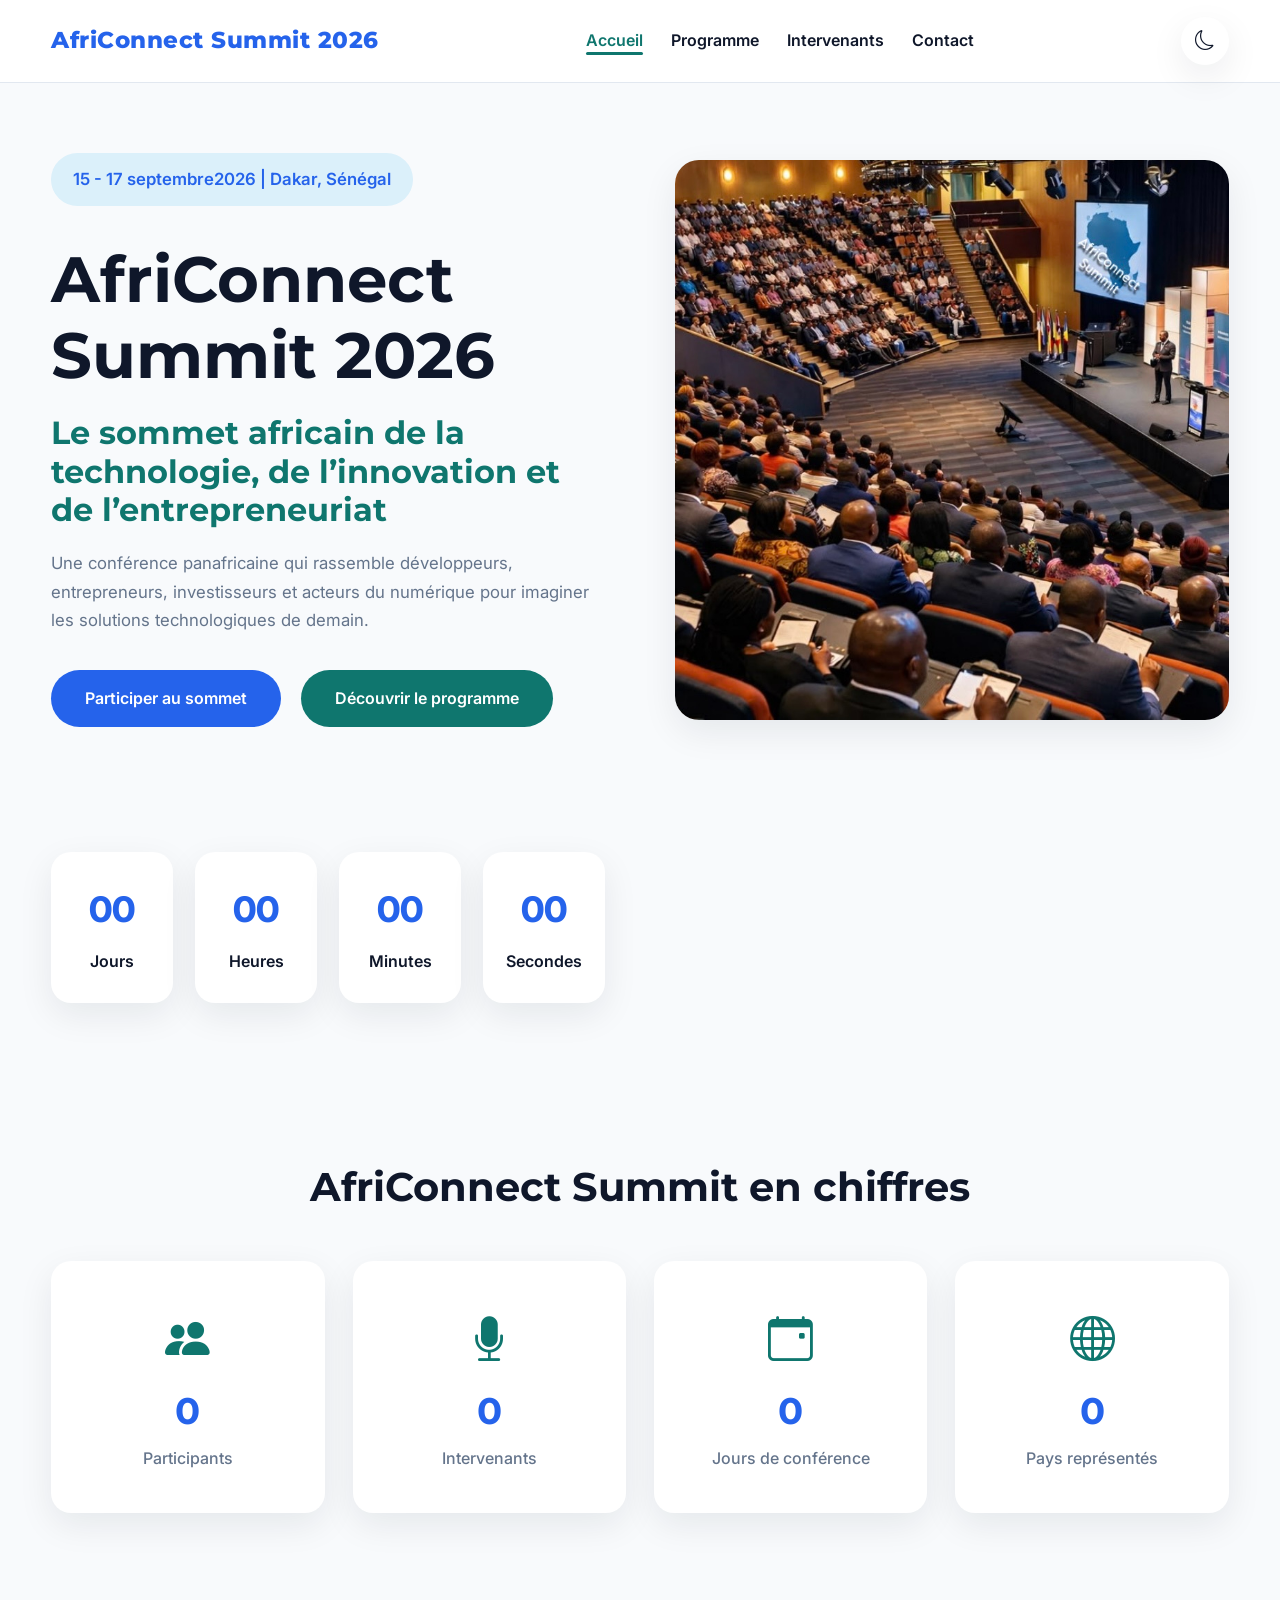
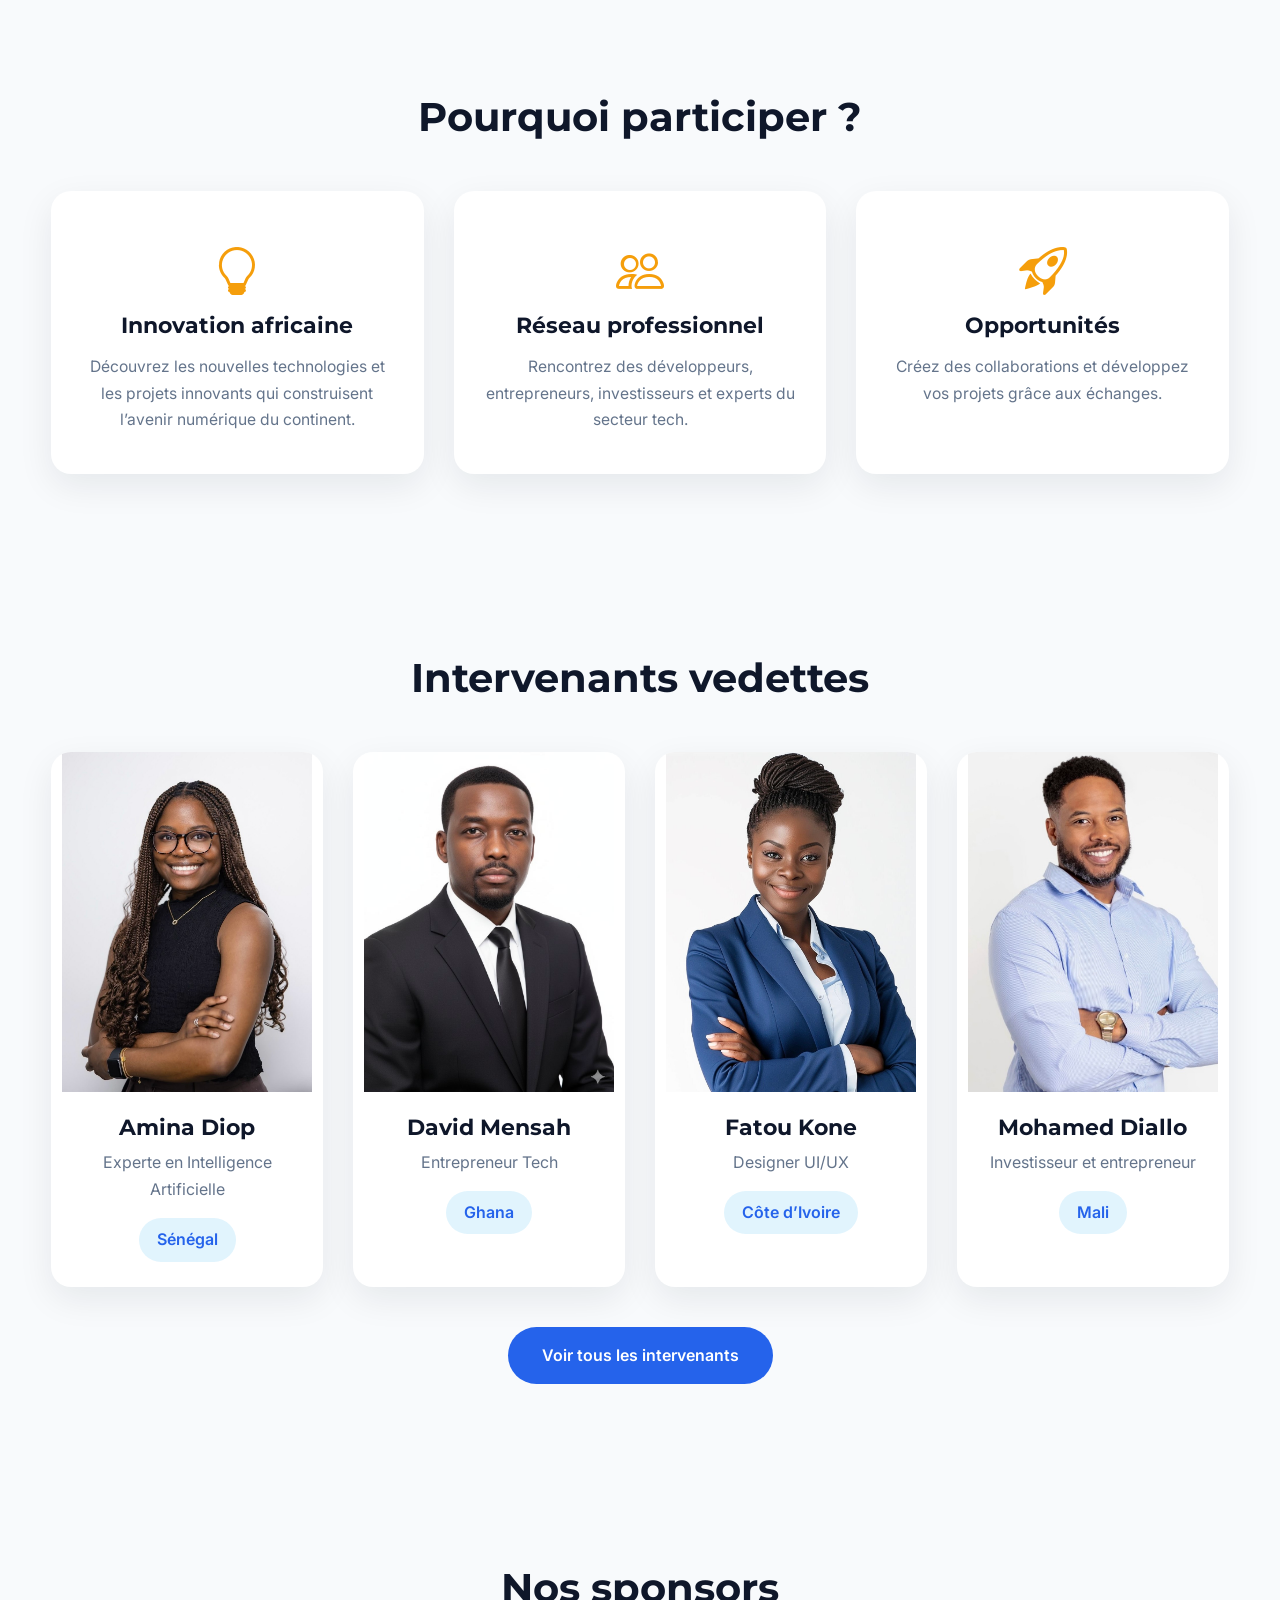
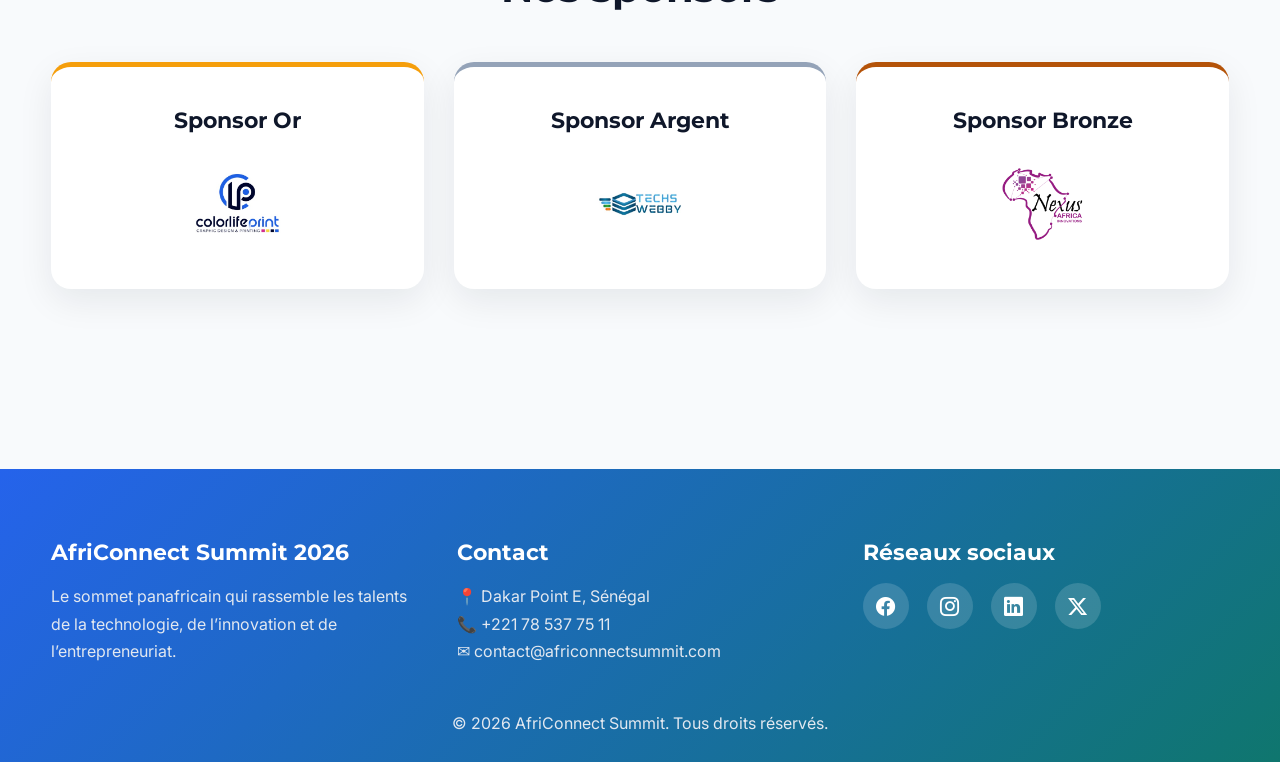
<file: index.html>
<!DOCTYPE html>
<html lang="fr">

<head>

    <meta charset="UTF-8">
    <meta name="viewport" content="width=device-width, initial-scale=1.0">

    <title>AfriConnect Summit 2026 - Accueil</title>

    <!-- Liaison avec la feuille CSS  -->
    <link rel="stylesheet" href="css/style.css">

    <!-- Icônes autorisées par le sujet -->
    <link rel="stylesheet" href="https://cdn.jsdelivr.net/npm/bootstrap-icons@1.11.3/font/bootstrap-icons.min.css">

    <!-- Polices Google Fonts -->
    <link href="https://fonts.googleapis.com/css2?family=Montserrat:wght@600;700;800&family=Inter:wght@400;500;600&display=swap" rel="stylesheet">

</head>


<body>


<!-- En-tête et navigation principale -->

<header class="header">

    <nav class="navbar">

        <a href="index.html" class="logo">
            AfriConnect Summit 2026
        </a>


        <button class="menu-toggle" id="menu-toggle" aria-label="Ouvrir le menu">

            <i class="bi bi-list" aria-hidden="true"></i>

        </button>



        <ul class="nav-links" id="nav-links">

            <li>
                <a href="index.html" class="active">
                    Accueil
                </a>
            </li>


            <li>
                <a href="programme.html">
                    Programme
                </a>
            </li>


            <li>
                <a href="intervenants.html">
                    Intervenants
                </a>
            </li>


            <li>
                <a href="contact.html">
                    Contact
                </a>
            </li>

        </ul>



        <button class="theme-toggle" id="theme-toggle" aria-label="Changer le thème">

            <i class="bi bi-moon" aria-hidden="true"></i>

        </button>


    </nav>

</header>




<main>


<!-- Section Hero -->

<section class="hero section reveal">


    <article class="hero-content">


        <p class="hero-location">

            15 - 17 septembre2026 | Dakar, Sénégal

        </p>



        <h1>

            AfriConnect Summit 2026

        </h1>



        <h2>

            Le sommet africain de la technologie,
            de l’innovation et de l’entrepreneuriat

        </h2>



        <p>

            Une conférence panafricaine qui rassemble
            développeurs, entrepreneurs, investisseurs
            et acteurs du numérique pour imaginer
            les solutions technologiques de demain.

        </p>



        <div class="hero-buttons">


            <a href="contact.html" class="btn-primary">

                Participer au sommet

            </a>



            <a href="programme.html" class="btn-secondary">

                Découvrir le programme

            </a>


        </div>


    </article>




    <figure class="hero-image">


        <img src="images/hero.jpg"
             alt="Participants réunis lors du AfriConnect Summit">


    </figure>




    <!-- Zone prévue pour le compte à rebours JavaScript -->

    <section class="countdown" id="countdown">


        <article>

            <span id="days">
                00
            </span>

            <p>
                Jours
            </p>

        </article>



        <article>

            <span id="hours">
                00
            </span>

            <p>
                Heures
            </p>

        </article>



        <article>

            <span id="minutes">
                00
            </span>

            <p>
                Minutes
            </p>

        </article>



        <article>

            <span id="seconds">
                00
            </span>

            <p>
                Secondes
            </p>

        </article>


    </section>


</section>





<!-- Section chiffres clés -->

<section class="stats section reveal">


    <h2>
        AfriConnect Summit en chiffres
    </h2>



    <div class="stats-grid">


        <article class="stat-card">


            <i class="bi bi-people-fill" aria-hidden="true"></i>


            <h3 class="counter" data-target="1200">

                0

            </h3>


            <p>
                Participants
            </p>


        </article>




        <article class="stat-card">


            <i class="bi bi-mic-fill" aria-hidden="true"></i>


            <h3 class="counter" data-target="48">

                0

            </h3>


            <p>
                Intervenants
            </p>


        </article>




        <article class="stat-card">


            <i class="bi bi-calendar-event" aria-hidden="true"></i>


            <h3 class="counter" data-target="3">

                0

            </h3>


            <p>
                Jours de conférence
            </p>


        </article>




        <article class="stat-card">


            <i class="bi bi-globe" aria-hidden="true"></i>


            <h3 class="counter" data-target="12">

                0

            </h3>


            <p>
                Pays représentés
            </p>


        </article>


    </div>


</section>

<!-- Section Pourquoi participer -->

<section class="why-section section reveal">


    <h2>
        Pourquoi participer ?
    </h2>



    <div class="why-grid">


        <article class="why-card">


            <i class="bi bi-lightbulb" aria-hidden="true"></i>


            <h3>
                Innovation africaine
            </h3>


            <p>
                Découvrez les nouvelles technologies et
                les projets innovants qui construisent
                l’avenir numérique du continent.
            </p>


        </article>




        <article class="why-card">


            <i class="bi bi-people" aria-hidden="true"></i>


            <h3>
                Réseau professionnel
            </h3>


            <p>
                Rencontrez des développeurs, entrepreneurs,
                investisseurs et experts du secteur tech.
            </p>


        </article>




        <article class="why-card">


            <i class="bi bi-rocket-takeoff" aria-hidden="true"></i>


            <h3>
                Opportunités
            </h3>


            <p>
                Créez des collaborations et développez
                vos projets grâce aux échanges.
            </p>


        </article>


    </div>


</section>





<!-- Section intervenants vedettes -->

<section class="speakers-section section reveal">


    <h2>
        Intervenants vedettes
    </h2>



    <div class="speakers-grid">


        <article class="speaker-card">


            <img src="images/speaker1.jpg"
                 alt="Amina Diop experte en intelligence artificielle">


            <h3>
                Amina Diop
            </h3>


            <p>
                Experte en Intelligence Artificielle
            </p>


            <span>
                Sénégal
            </span>


        </article>




        <article class="speaker-card">


            <img src="images/speaker2.jpg"
                 alt="David Mensah entrepreneur technologique">


            <h3>
                David Mensah
            </h3>


            <p>
                Entrepreneur Tech
            </p>


            <span>
                Ghana
            </span>


        </article>




        <article class="speaker-card">


            <img src="images/speaker3.jpg"
                 alt="Fatou Kone spécialiste design numérique">


            <h3>
                Fatou Kone
            </h3>


            <p>
                Designer UI/UX
            </p>


            <span>
                Côte d’Ivoire
            </span>


        </article>




        <article class="speaker-card">


            <img src="images/speaker4.jpg"
                 alt="Mohamed Diallo investisseur africain">


            <h3>
                Mohamed Diallo
            </h3>


            <p>
                Investisseur et entrepreneur
            </p>


            <span>
                Mali
            </span>


        </article>


    </div>

<div class="speakers-button">

    <a href="intervenants.html" class="btn-primary">

        Voir tous les intervenants

    </a>
    
 </div>   


</section>





<!-- Section sponsors -->

<section class="sponsors-section section reveal">


    <h2>
        Nos sponsors
    </h2>



    <div class="sponsors-grid">


        <article class="sponsor-card sponsor-gold">


            <h3>
                Sponsor Or
            </h3>


            <img src="images/sponsor-or.png"
                 alt="Logo du sponsor Or">


        </article>




        <article class="sponsor-card sponsor-silver">


            <h3>
                Sponsor Argent
            </h3>


            <img src="images/sponsor-argent.png"
                 alt="Logo du sponsor Argent">


        </article>




        <article class="sponsor-card sponsor-bronze">


            <h3>
                Sponsor Bronze
            </h3>


            <img src="images/sponsor-bronze.png"
                 alt="Logo du sponsor Bronze">


        </article>


    </div>


</section>



</main>





<!-- Pied de page -->

<footer class="footer">


    <div class="footer-container">


        <section class="footer-column">


            <h3>
                AfriConnect Summit 2026
            </h3>


            <p>
                Le sommet panafricain qui rassemble
                les talents de la technologie,
                de l’innovation et de l’entrepreneuriat.
            </p>


        </section>




        <section class="footer-column">


            <h3>
                Contact
            </h3>


            <p>
                📍 Dakar Point E, Sénégal
            </p>


            <p>
                📞 +221 78 537 75 11
            </p>


            <p>
                ✉ contact@africonnectsummit.com
            </p>


        </section>




        <section class="footer-column">


            <h3>
                Réseaux sociaux
            </h3>



            <div class="social-links">


                <a href="https://www.facebook.com/"
                   target="_blank"
                   rel="noopener noreferrer"
                   aria-label="Facebook">

                    <i class="bi bi-facebook" aria-hidden="true"></i>

                </a>



                <a href="https://www.instagram.com/"
                   target="_blank"
                   rel="noopener noreferrer"
                   aria-label="Instagram">

                    <i class="bi bi-instagram" aria-hidden="true"></i>

                </a>



                <a href="https://www.linkedin.com/"
                   target="_blank"
                   rel="noopener noreferrer"
                   aria-label="LinkedIn">

                    <i class="bi bi-linkedin" aria-hidden="true"></i>

                </a>



                <a href="https://x.com/"
                   target="_blank"
                   rel="noopener noreferrer"
                   aria-label="X">

                    <i class="bi bi-twitter-x" aria-hidden="true"></i>

                </a>


            </div>


        </section>


    </div>



    <p class="copyright">

        © <span id="year"></span> AfriConnect Summit.
        Tous droits réservés.

    </p>


</footer>





<!-- Bouton retour en haut -->

<button id="backToTop" aria-label="Retour en haut">


    <i class="bi bi-arrow-up" aria-hidden="true"></i>


</button>





<!-- Liaison JavaScript (sera utilisé dans le commit JavaScript) -->

<script src="js/main.js"></script>


</body>

</html>
</file>
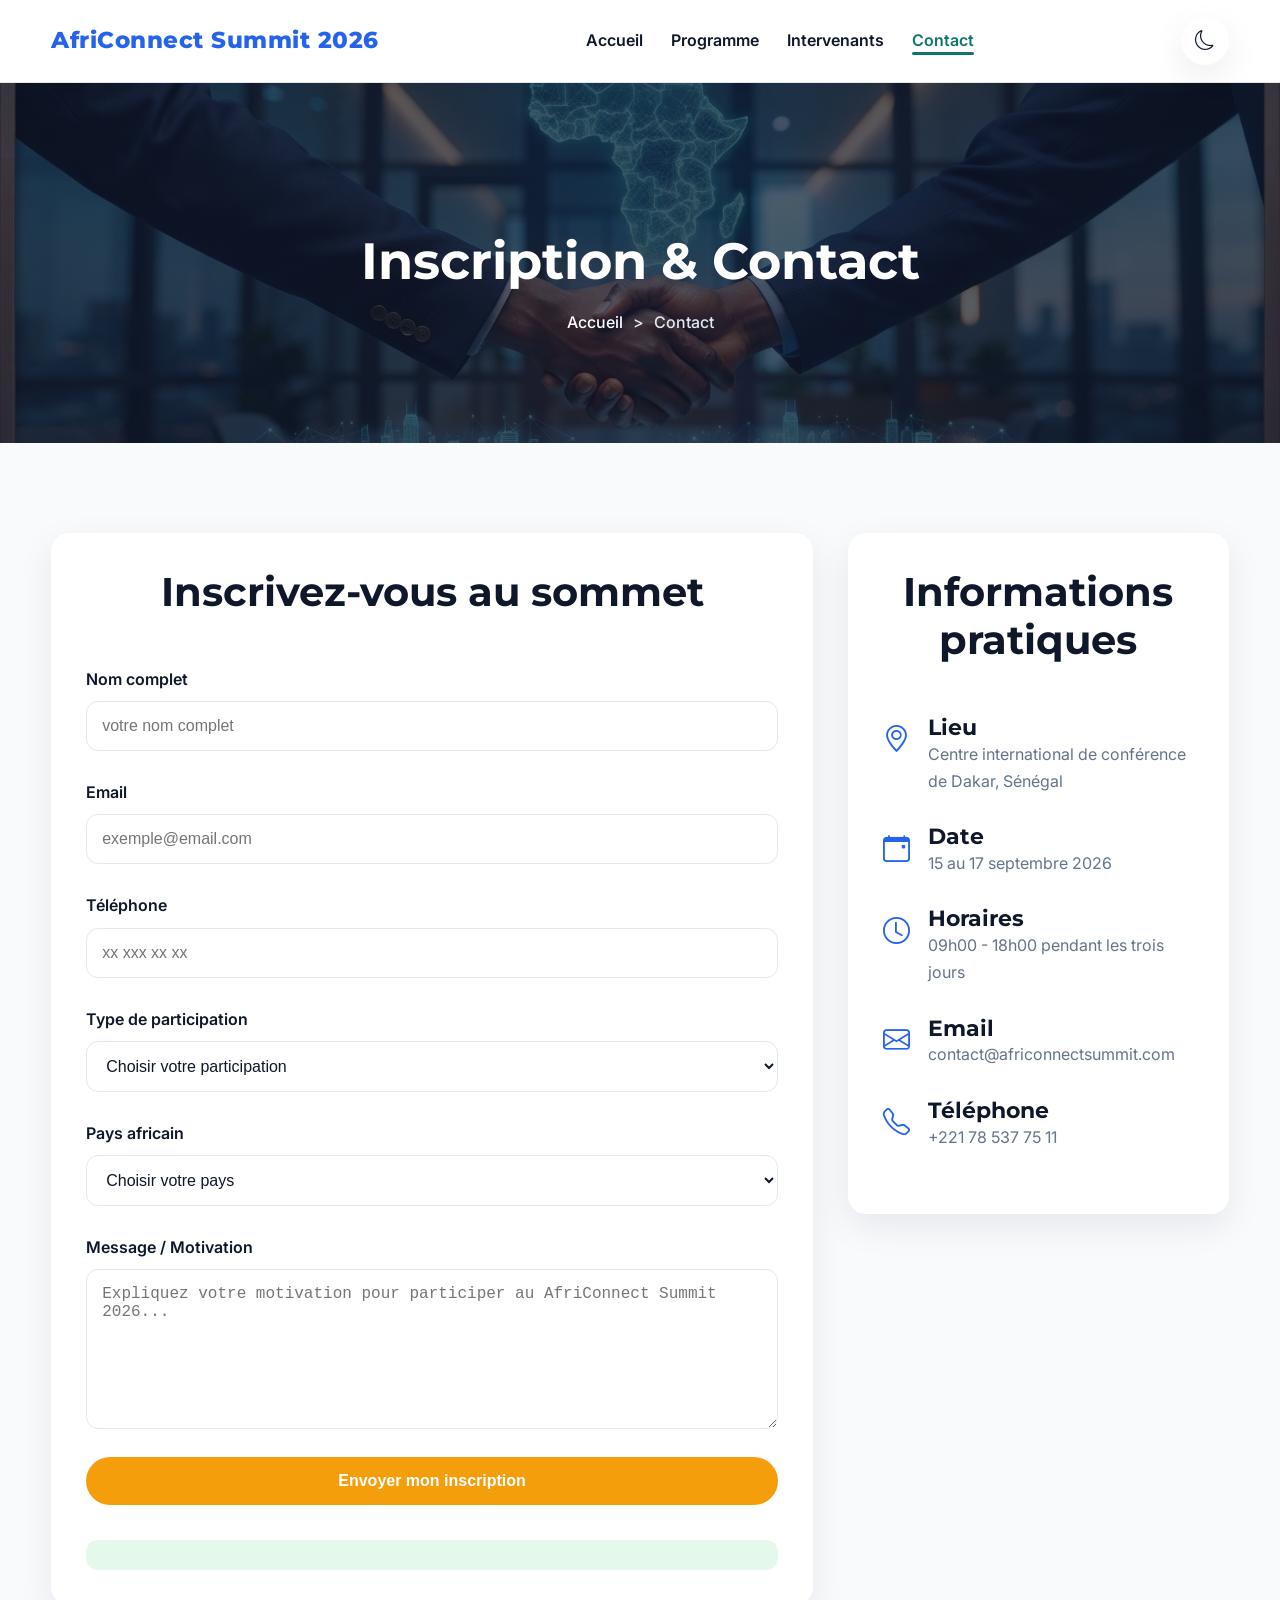
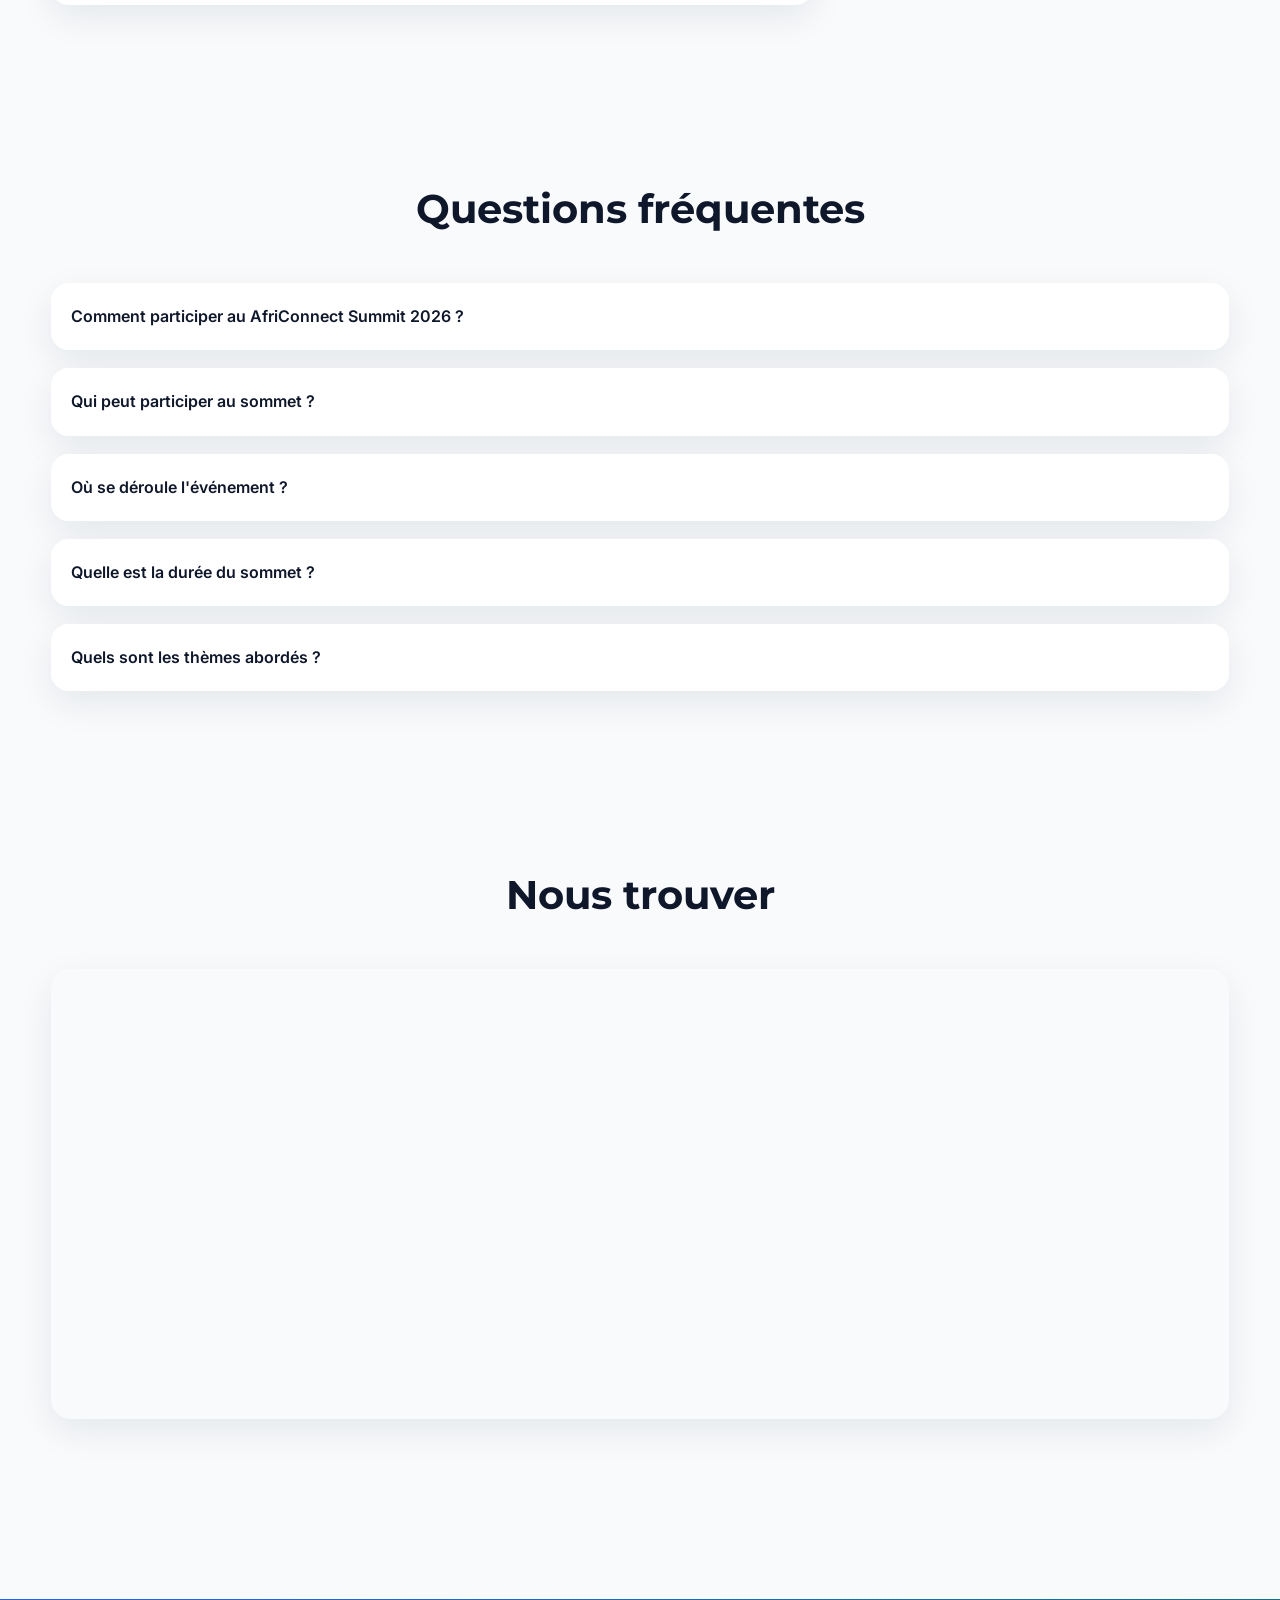
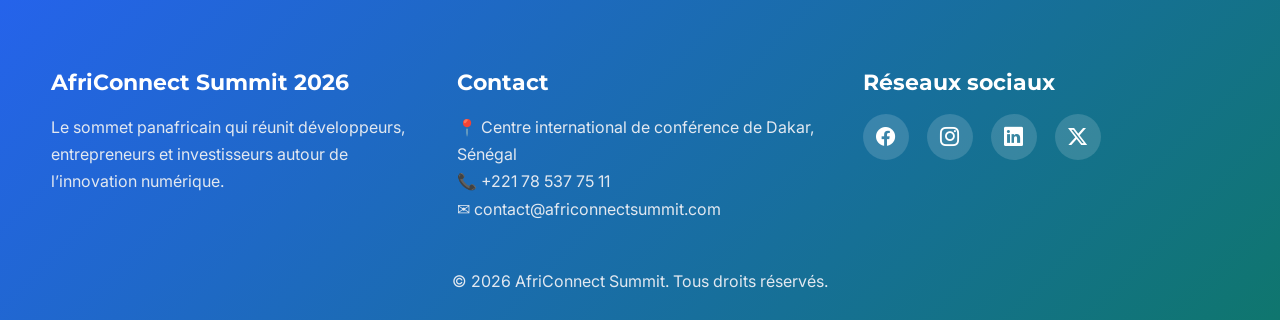
<file: contact.html>
<!DOCTYPE html>
<html lang="fr">
<head>
<meta charset="UTF-8">
<meta name="viewport" content="width=device-width, initial-scale=1.0">

<title>AfriConnect Summit 2026 - Contact</title>

<link rel="stylesheet" href="css/style.css">

<link rel="stylesheet" href="https://cdn.jsdelivr.net/npm/bootstrap-icons@1.11.3/font/bootstrap-icons.min.css">

<link href="https://fonts.googleapis.com/css2?family=Montserrat:wght@600;700;800&family=Inter:wght@400;500;600&display=swap" rel="stylesheet">
</head>

<body>

<!-- Header principal -->
<header class="header">
<nav class="navbar">

<a href="index.html" class="logo">
AfriConnect Summit 2026
</a>

<button id="menu-toggle" class="menu-toggle" aria-label="Ouvrir le menu">
<i class="bi bi-list" aria-hidden="true"></i>
</button>

<ul id="nav-links" class="nav-links">
<li><a href="index.html">Accueil</a></li>
<li><a href="programme.html">Programme</a></li>
<li><a href="intervenants.html">Intervenants</a></li>
<li><a href="contact.html" class="active">Contact</a></li>
</ul>

<button id="theme-toggle" class="theme-toggle" aria-label="Changer le thème">
<i class="bi bi-moon" aria-hidden="true"></i>
</button>

</nav>
</header>


<main>

<!-- Hero interne Contact -->
<section class="inner-hero contact-hero reveal">

<article class="inner-hero-content">

<h1>
Inscription & Contact
</h1>

<nav class="breadcrumb" aria-label="Fil d’Ariane">

<a href="index.html">
Accueil
</a>

<span aria-hidden="true">
>
</span>

<span>
Contact
</span>

</nav>

</article>

</section>


<!-- Section formulaire et informations -->
<section class="contact-section section reveal">

<div class="contact-container">


<!-- Formulaire inscription -->
<article class="contact-form-card">

<h2>
Inscrivez-vous au sommet
</h2>

<form id="contact-form" class="contact-form" novalidate>


<div class="form-group">

<label for="fullname">
Nom complet
</label>

<input 
type="text"
id="fullname"
name="fullname"
placeholder="votre nom complet"
required>

<small class="error-message"></small>

</div>


<div class="form-group">

<label for="email">
Email
</label>

<input 
type="email"
id="email"
name="email"
placeholder="exemple@email.com"
required>

<small class="error-message"></small>

</div>


<div class="form-group">

<label for="phone">
Téléphone
</label>

<input 
type="tel"
id="phone"
name="phone"
placeholder="xx xxx xx xx"
required>

<small class="error-message"></small>

</div>


<div class="form-group">

<label for="participation">
Type de participation
</label>

<select id="participation" name="participation" required>

<option value="">
Choisir votre participation
</option>

<option value="participant">
Participant
</option>

<option value="entrepreneur">
Entrepreneur
</option>

<option value="investisseur">
Investisseur
</option>

<option value="developpeur">
Développeur
</option>

</select>

<small class="error-message"></small>

</div>

<!-- Pays africain -->
<div class="form-group">

<label for="country">
Pays africain
</label>

<select id="country" name="country" required>

<option value="">
Choisir votre pays
</option>

<option value="senegal">
Sénégal
</option>

<option value="maroc">
Maroc
</option>

<option value="cote-ivoire">
Côte d'Ivoire
</option>

<option value="ghana">
Ghana
</option>

<option value="mali">
Mali
</option>

<option value="burkina-faso">
Burkina Faso
</option>

<option value="nigeria">
Nigeria
</option>

<option value="cameroun">
Cameroun
</option>

<option value="tunisie">
Tunisie
</option>

<option value="kenya">
Kenya
</option>

</select>

<small class="error-message"></small>

</div>


<!-- Motivation -->
<div class="form-group">

<label for="message">
Message / Motivation
</label>

<textarea
id="message"
name="message"
rows="6"
placeholder="Expliquez votre motivation pour participer au AfriConnect Summit 2026..."
required></textarea>

<small class="error-message"></small>

</div>


<button type="submit" class="submit-button">
Envoyer mon inscription
</button>


<p id="success-message" class="success-message"></p>


</form>

</article>


<!-- Informations contact -->
<article class="contact-info-card">

<h2>
Informations pratiques
</h2>


<div class="info-item">

<i class="bi bi-geo-alt" aria-hidden="true"></i>

<section>

<h3>
Lieu
</h3>

<p>
Centre international de conférence de Dakar, Sénégal
</p>

</section>

</div>


<div class="info-item">

<i class="bi bi-calendar-event" aria-hidden="true"></i>

<section>

<h3>
Date
</h3>

<p>
15 au 17 septembre 2026
</p>

</section>

</div>


<div class="info-item">

<i class="bi bi-clock" aria-hidden="true"></i>

<section>

<h3>
Horaires
</h3>

<p>
09h00 - 18h00 pendant les trois jours
</p>

</section>

</div>


<div class="info-item">

<i class="bi bi-envelope" aria-hidden="true"></i>

<section>

<h3>
Email
</h3>

<p>
contact@africonnectsummit.com
</p>

</section>

</div>


<div class="info-item">

<i class="bi bi-telephone" aria-hidden="true"></i>

<section>

<h3>
Téléphone
</h3>

<p>
+221 78 537 75 11
</p>

</section>

</div>


</article>

</div>

</section>

<!-- FAQ accordéon CSS uniquement -->
<section class="faq-section section reveal">

<h2>
Questions fréquentes
</h2>


<div class="faq-container">


<article class="faq-item">

<input type="checkbox" id="faq1">

<label for="faq1">
Comment participer au AfriConnect Summit 2026 ?
</label>

<div class="faq-answer">

<p>
Il suffit de remplir le formulaire d'inscription avec vos informations personnelles et votre type de participation.
</p>

</div>

</article>



<article class="faq-item">

<input type="checkbox" id="faq2">

<label for="faq2">
Qui peut participer au sommet ?
</label>

<div class="faq-answer">

<p>
Le sommet est ouvert aux développeurs, entrepreneurs, investisseurs, étudiants et passionnés de technologies.
</p>

</div>

</article>



<article class="faq-item">

<input type="checkbox" id="faq3">

<label for="faq3">
Où se déroule l'événement ?
</label>

<div class="faq-answer">

<p>
L'événement se déroule au Centre international de conférence de Dakar au Sénégal.
</p>

</div>

</article>



<article class="faq-item">

<input type="checkbox" id="faq4">

<label for="faq4">
Quelle est la durée du sommet ?
</label>

<div class="faq-answer">

<p>
Le AfriConnect Summit dure trois jours avec des conférences, ateliers et rencontres professionnelles.
</p>

</div>

</article>



<article class="faq-item">

<input type="checkbox" id="faq5">

<label for="faq5">
Quels sont les thèmes abordés ?
</label>

<div class="faq-answer">

<p>
Les thèmes principaux sont l'intelligence artificielle, le développement web, la data, l'entrepreneuriat et l'innovation numérique.
</p>

</div>

</article>


</div>

</section>



<!-- Carte Google Maps -->
<section class="map-section section reveal">

<h2>
Nous trouver
</h2>


<div class="map-container">

<iframe
src="https://www.google.com/maps?q=Dakar%20Senegal&output=embed"
title="Localisation du AfriConnect Summit à Dakar"
loading="lazy"
allowfullscreen>
</iframe>

</div>


</section>

</main>


<!-- Footer -->

<footer class="footer">

<div class="footer-container">


<section class="footer-column">

<h3>
AfriConnect Summit 2026
</h3>

<p>
Le sommet panafricain qui réunit développeurs, entrepreneurs et investisseurs autour de l’innovation numérique.
</p>

</section>



<section class="footer-column">

<h3>
Contact
</h3>

<p>
📍 Centre international de conférence de Dakar, Sénégal
</p>

<p>
📞 +221 78 537 75 11
</p>

<p>
✉ contact@africonnectsummit.com
</p>

</section>



<section class="footer-column">

<h3>
Réseaux sociaux
</h3>


<div class="social-links">


<a href="https://www.facebook.com/"
target="_blank"
rel="noopener noreferrer"
aria-label="Facebook">

<i class="bi bi-facebook" aria-hidden="true"></i>

</a>


<a href="https://www.instagram.com/"
target="_blank"
rel="noopener noreferrer"
aria-label="Instagram">

<i class="bi bi-instagram" aria-hidden="true"></i>

</a>


<a href="https://www.linkedin.com/"
target="_blank"
rel="noopener noreferrer"
aria-label="LinkedIn">

<i class="bi bi-linkedin" aria-hidden="true"></i>

</a>


<a href="https://x.com/"
target="_blank"
rel="noopener noreferrer"
aria-label="X">

<i class="bi bi-twitter-x" aria-hidden="true"></i>

</a>


</div>

</section>


</div>



<p class="copyright">

© <span id="year"></span> AfriConnect Summit. Tous droits réservés.

</p>


</footer>



<!-- Bouton retour en haut -->

<button id="backToTop" aria-label="Retour en haut">

<i class="bi bi-arrow-up" aria-hidden="true"></i>

</button>



<script src="js/main.js"></script>


</body>

</html>
</file>
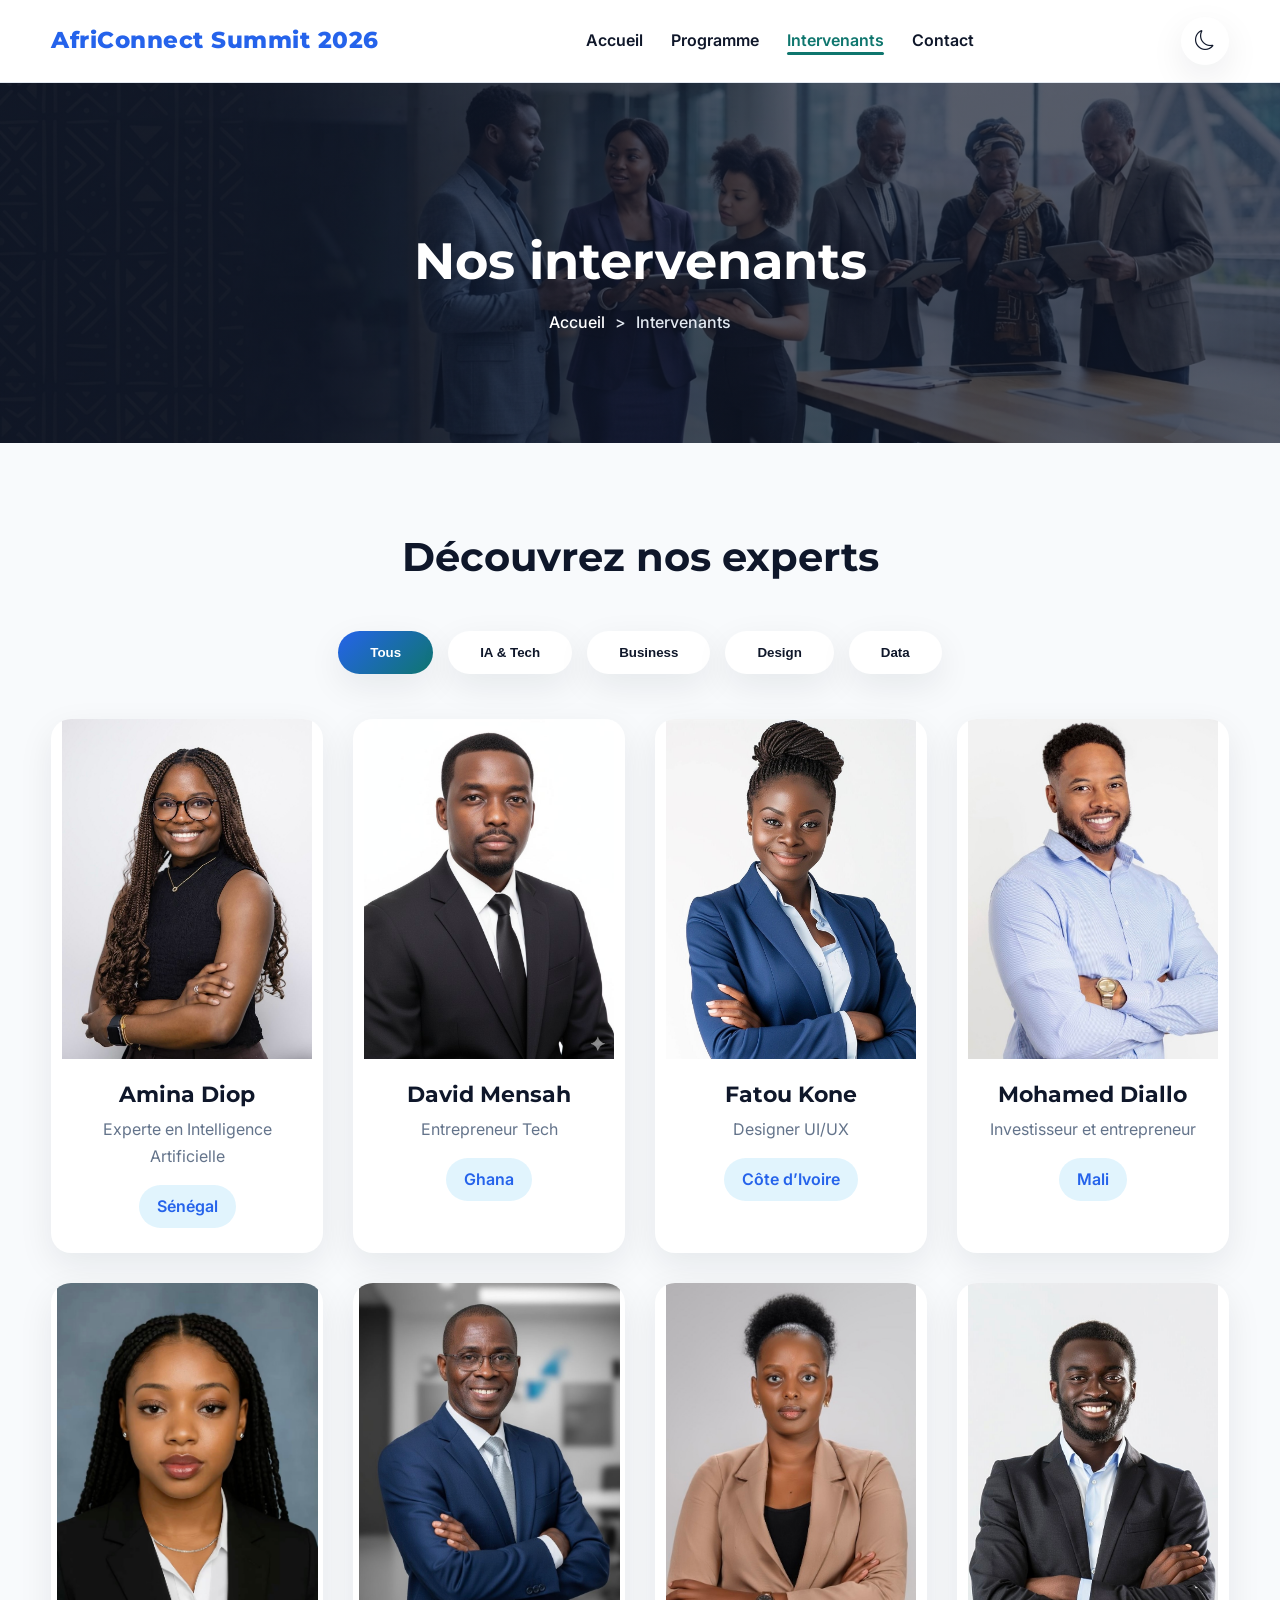
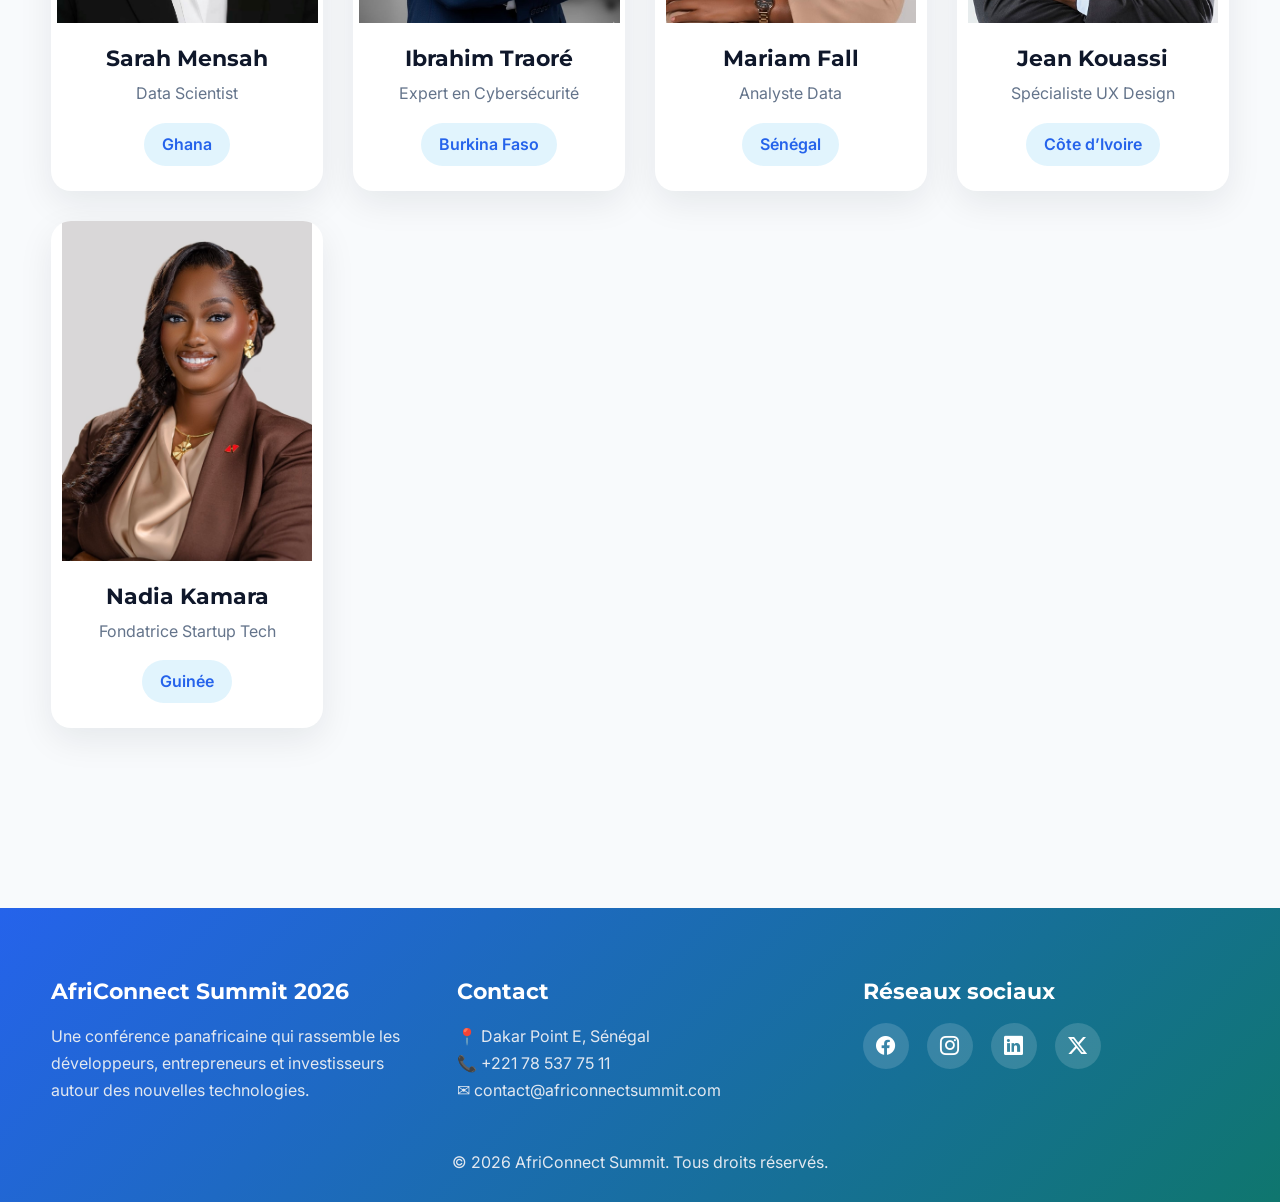
<file: intervenants.html>
<!DOCTYPE html>
<html lang="fr">

<head>

    <meta charset="UTF-8">
    <meta name="viewport" content="width=device-width, initial-scale=1.0">

    <title>AfriConnect Summit 2026 - Intervenants</title>

    <link rel="stylesheet" href="css/style.css">

    <link rel="stylesheet" href="https://cdn.jsdelivr.net/npm/bootstrap-icons@1.11.3/font/bootstrap-icons.min.css">

    <link href="https://fonts.googleapis.com/css2?family=Montserrat:wght@600;700;800&family=Inter:wght@400;500;600&display=swap" rel="stylesheet">

</head>


<body>



<!-- Header principal -->

<header class="header">


    <nav class="navbar">


        <a href="index.html" class="logo">
            AfriConnect Summit 2026
        </a>




        <button id="menu-toggle" class="menu-toggle" aria-label="Ouvrir le menu">

            <i class="bi bi-list" aria-hidden="true"></i>

        </button>




        <ul id="nav-links" class="nav-links">


            <li>

                <a href="index.html">
                    Accueil
                </a>

            </li>



            <li>

                <a href="programme.html">
                    Programme
                </a>

            </li>



            <li>

                <a href="intervenants.html" class="active">
                    Intervenants
                </a>

            </li>



            <li>

                <a href="contact.html">
                    Contact
                </a>

            </li>


        </ul>




        <button id="theme-toggle" class="theme-toggle" aria-label="Changer le thème">

            <i class="bi bi-moon" aria-hidden="true"></i>

        </button>



    </nav>


</header>






<main>





<!-- Hero interne Intervenants -->


<section class="inner-hero intervenants-hero reveal">


    <article class="inner-hero-content">


        <h1>
            Nos intervenants
        </h1>



        <nav class="breadcrumb" aria-label="Fil d’Ariane">


            <a href="index.html">
                Accueil
            </a>



            <span aria-hidden="true">
                >
            </span>



            <span>
                Intervenants
            </span>


        </nav>


    </article>


</section>








<!-- Section filtrage dynamique -->


<section class="speakers-section section reveal">


    <h2>
        Découvrez nos experts
    </h2>




    <!-- Boutons de filtre gérés par JavaScript -->


    <div class="filter-buttons" role="group" aria-label="Filtrer les intervenants">


        <button class="filter-button active" data-filter="all">

            Tous

        </button>




        <button class="filter-button" data-filter="tech">

            IA & Tech

        </button>




        <button class="filter-button" data-filter="business">

            Business

        </button>




        <button class="filter-button" data-filter="design">

            Design

        </button>




        <button class="filter-button" data-filter="data">

            Data

        </button>


    </div>






<!-- Grille des intervenants -->


<div class="speakers-grid">





<article class="speaker-card reveal" data-category="tech">


    <img src="images/intervenant1.jpg"
         alt="Amina Diop experte en intelligence artificielle">


    <h3>
        Amina Diop
    </h3>


    <p>
        Experte en Intelligence Artificielle
    </p>


    <span>
        Sénégal
    </span>


</article>






<article class="speaker-card reveal" data-category="business">


    <img src="images/intervenant2.jpg"
         alt="David Mensah entrepreneur technologique">


    <h3>
        David Mensah
    </h3>


    <p>
        Entrepreneur Tech
    </p>


    <span>
        Ghana
    </span>


</article>






<article class="speaker-card reveal" data-category="design">


    <img src="images/intervenant3.jpg"
         alt="Fatou Kone designer numérique">


    <h3>
        Fatou Kone
    </h3>


    <p>
        Designer UI/UX
    </p>


    <span>
        Côte d’Ivoire
    </span>


</article>






<article class="speaker-card reveal" data-category="business">


    <img src="images/intervenant4.jpg"
         alt="Mohamed Diallo investisseur africain">


    <h3>
        Mohamed Diallo
    </h3>


    <p>
        Investisseur et entrepreneur
    </p>


    <span>
        Mali
    </span>


</article>






<article class="speaker-card reveal" data-category="data">


    <img src="images/intervenant5.jpg"
         alt="Sarah Mensah spécialiste des données">


    <h3>
        Sarah Mensah
    </h3>


    <p>
        Data Scientist
    </p>


    <span>
        Ghana
    </span>


</article>







<article class="speaker-card reveal" data-category="tech">


    <img src="images/intervenant6.jpg"
         alt="Ibrahim Traoré expert en cybersécurité">


    <h3>
        Ibrahim Traoré
    </h3>


    <p>
        Expert en Cybersécurité
    </p>


    <span>
        Burkina Faso
    </span>


</article>







<article class="speaker-card reveal" data-category="data">


    <img src="images/intervenant7.jpg"
         alt="Mariam Fall analyste de données">


    <h3>
        Mariam Fall
    </h3>


    <p>
        Analyste Data
    </p>


    <span>
        Sénégal
    </span>


</article>







<article class="speaker-card reveal" data-category="design">


    <img src="images/intervenant8.jpg"
         alt="Jean Kouassi spécialiste expérience utilisateur">


    <h3>
        Jean Kouassi
    </h3>


    <p>
        Spécialiste UX Design
    </p>


    <span>
        Côte d’Ivoire
    </span>


</article>







<article class="speaker-card reveal" data-category="business">


    <img src="images/intervenant9.jpg"
         alt="Nadia Kamara entrepreneure africaine">


    <h3>
        Nadia Kamara
    </h3>


    <p>
        Fondatrice Startup Tech
    </p>


    <span>
        Guinée
    </span>


</article>





</div>


</section>





</main>







<!-- Footer -->

<footer class="footer">


    <div class="footer-container">



        <section class="footer-column">


            <h3>
                AfriConnect Summit 2026
            </h3>


            <p>
                Une conférence panafricaine qui rassemble
                les développeurs, entrepreneurs et investisseurs
                autour des nouvelles technologies.
            </p>


        </section>





        <section class="footer-column">


            <h3>
                Contact
            </h3>


            <p>
                📍 Dakar Point E, Sénégal
            </p>


            <p>
                📞 +221 78 537 75 11
            </p>


            <p>
                ✉ contact@africonnectsummit.com
            </p>


        </section>






        <section class="footer-column">


            <h3>
                Réseaux sociaux
            </h3>



            <div class="social-links">


                <a href="https://www.facebook.com/"
                   target="_blank"
                   rel="noopener noreferrer"
                   aria-label="Facebook">

                    <i class="bi bi-facebook" aria-hidden="true"></i>

                </a>





                <a href="https://www.instagram.com/"
                   target="_blank"
                   rel="noopener noreferrer"
                   aria-label="Instagram">

                    <i class="bi bi-instagram" aria-hidden="true"></i>

                </a>





                <a href="https://www.linkedin.com/"
                   target="_blank"
                   rel="noopener noreferrer"
                   aria-label="LinkedIn">

                    <i class="bi bi-linkedin" aria-hidden="true"></i>

                </a>





                <a href="https://x.com/"
                   target="_blank"
                   rel="noopener noreferrer"
                   aria-label="X">

                    <i class="bi bi-twitter-x" aria-hidden="true"></i>

                </a>


            </div>


        </section>


    </div>





    <p class="copyright">

        © <span id="year"></span> AfriConnect Summit. Tous droits réservés.

    </p>



</footer>








<!-- Bouton retour en haut -->

<button id="backToTop" aria-label="Retour en haut">


    <i class="bi bi-arrow-up" aria-hidden="true"></i>


</button>






<script src="js/main.js"></script>



</body>

</html>
</file>
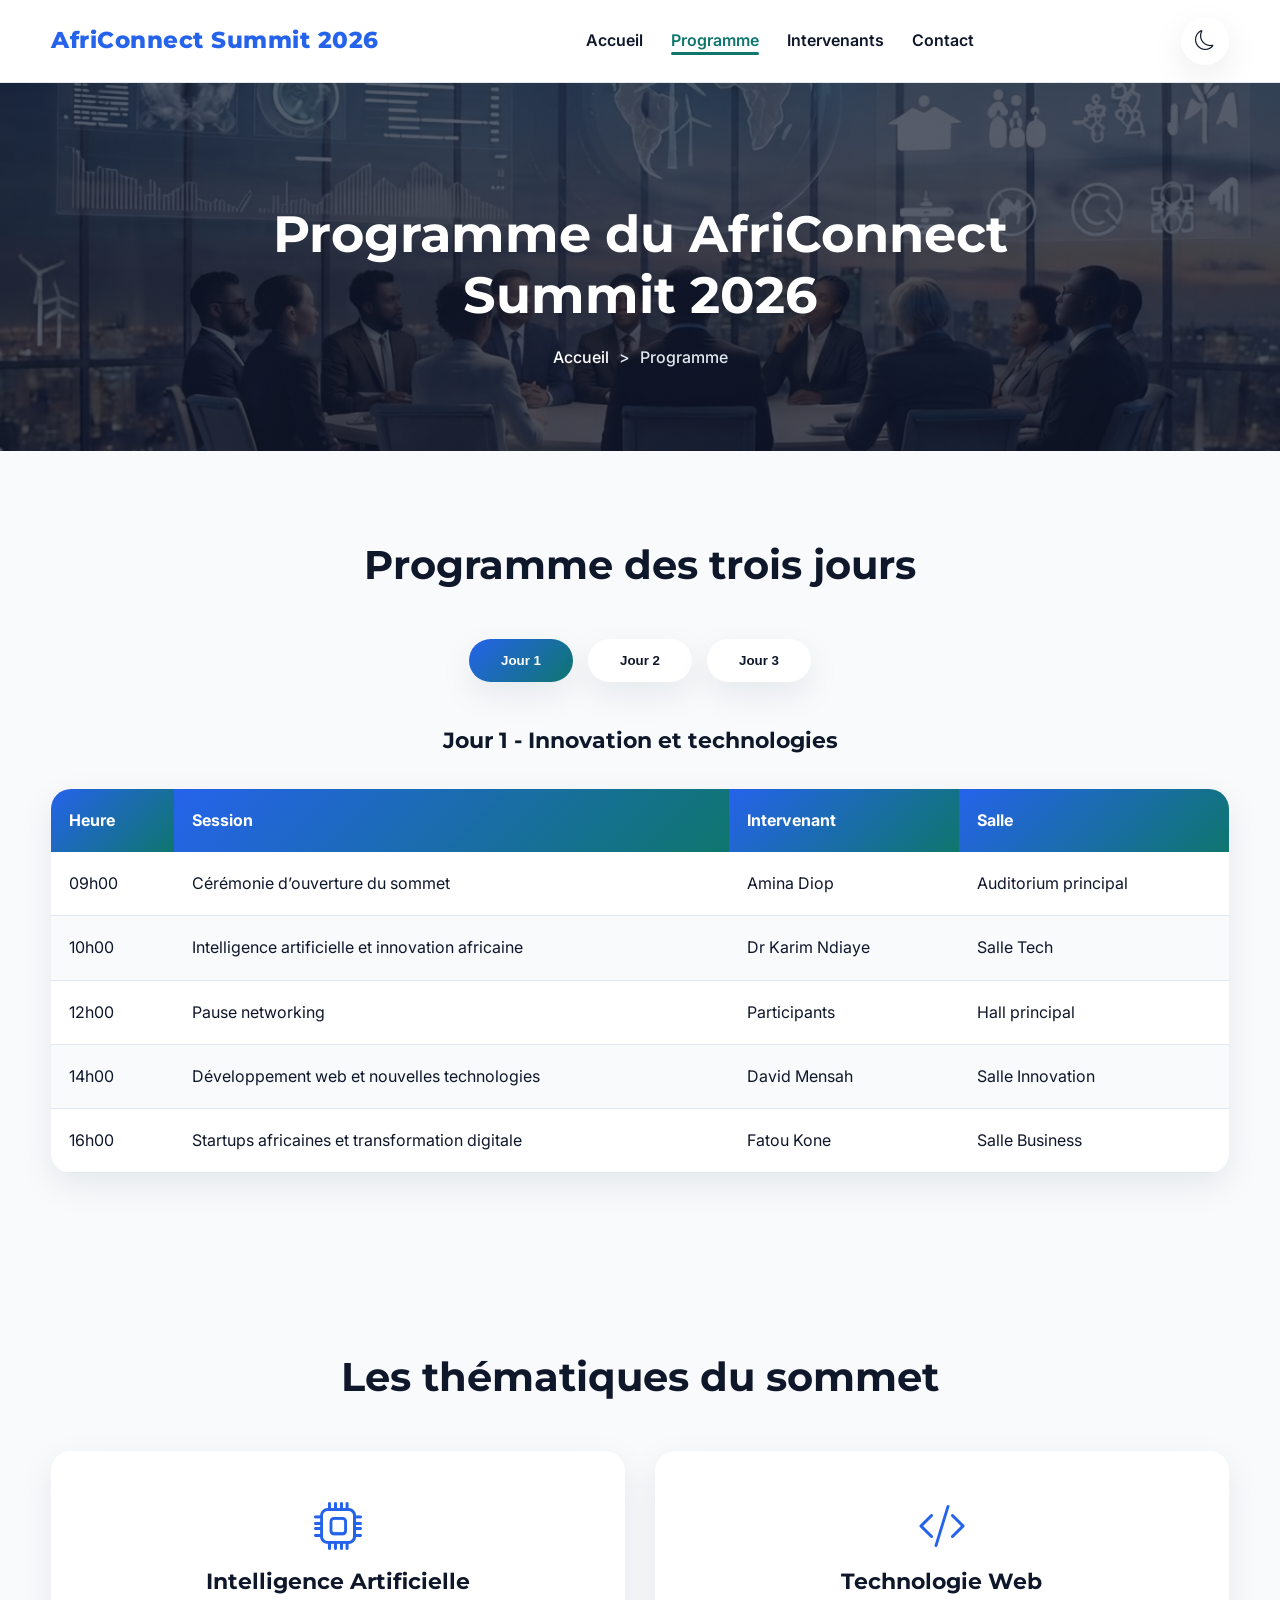
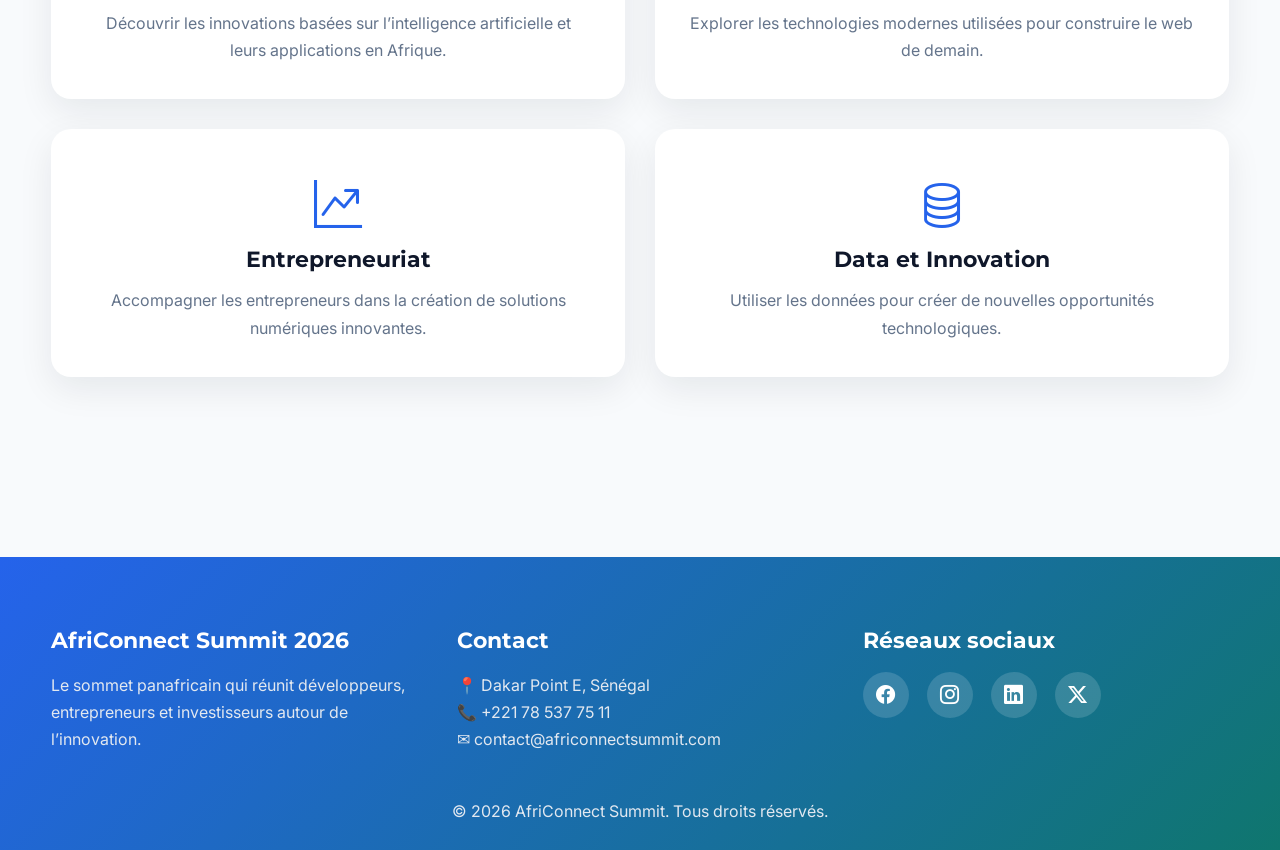
<file: programme.html>
<!DOCTYPE html>
<html lang="fr">

<head>

    <meta charset="UTF-8">
    <meta name="viewport" content="width=device-width, initial-scale=1.0">

    <title>AfriConnect Summit 2026 - Programme</title>

    <link rel="stylesheet" href="css/style.css">

    <link rel="stylesheet" href="https://cdn.jsdelivr.net/npm/bootstrap-icons@1.11.3/font/bootstrap-icons.min.css">

    <link href="https://fonts.googleapis.com/css2?family=Montserrat:wght@600;700;800&family=Inter:wght@400;500;600&display=swap" rel="stylesheet">

</head>


<body>


<!-- Header principal -->

<header class="header">

    <nav class="navbar">


        <a href="index.html" class="logo">
            AfriConnect Summit 2026
        </a>



        <button id="menu-toggle" class="menu-toggle" aria-label="Ouvrir le menu">

            <i class="bi bi-list" aria-hidden="true"></i>

        </button>



        <ul id="nav-links" class="nav-links">


            <li>
                <a href="index.html">
                    Accueil
                </a>
            </li>


            <li>
                <a href="programme.html" class="active">
                    Programme
                </a>
            </li>


            <li>
                <a href="intervenants.html">
                    Intervenants
                </a>
            </li>


            <li>
                <a href="contact.html">
                    Contact
                </a>
            </li>


        </ul>



        <button id="theme-toggle" class="theme-toggle" aria-label="Changer le thème">

            <i class="bi bi-moon" aria-hidden="true"></i>

        </button>


    </nav>

</header>




<main>



<!-- Hero interne Programme -->

<section class="inner-hero programme-hero reveal">


    <article class="inner-hero-content">


        <h1>
            Programme du AfriConnect Summit 2026
        </h1>



        <nav class="breadcrumb" aria-label="Fil d’Ariane">


            <a href="index.html">
                Accueil
            </a>


            <span aria-hidden="true">
                >
            </span>


            <span>
                Programme
            </span>


        </nav>


    </article>


</section>





<!-- Programme des trois jours -->

<section class="program-section section reveal">


    <h2>
        Programme des trois jours
    </h2>




    <!-- Onglets contrôlés par JavaScript -->

    <div class="program-tabs" role="tablist" aria-label="Jours du programme">


        <button class="tab-button active"
                id="tab-day1"
                data-day="day1"
                aria-controls="day1"
                aria-selected="true"
                role="tab">

            Jour 1

        </button>




        <button class="tab-button"
                id="tab-day2"
                data-day="day2"
                aria-controls="day2"
                aria-selected="false"
                role="tab">

            Jour 2

        </button>




        <button class="tab-button"
                id="tab-day3"
                data-day="day3"
                aria-controls="day3"
                aria-selected="false"
                role="tab">

            Jour 3

        </button>


    </div>





<!-- Planning Jour 1 -->

<article class="tab-content active" id="day1" role="tabpanel" aria-labelledby="tab-day1">


    <h3>
        Jour 1 - Innovation et technologies
    </h3>



    <table class="schedule-table">


        <thead>

            <tr>

                <th>
                    Heure
                </th>

                <th>
                    Session
                </th>

                <th>
                    Intervenant
                </th>

                <th>
                    Salle
                </th>

            </tr>

        </thead>



        <tbody>


            <tr>

                <td>
                    09h00
                </td>

                <td>
                    Cérémonie d’ouverture du sommet
                </td>

                <td>
                    Amina Diop
                </td>

                <td>
                    Auditorium principal
                </td>

            </tr>




            <tr>

                <td>
                    10h00
                </td>

                <td>
                    Intelligence artificielle et innovation africaine
                </td>

                <td>
                    Dr Karim Ndiaye
                </td>

                <td>
                    Salle Tech
                </td>

            </tr>




            <tr>

                <td>
                    12h00
                </td>

                <td>
                    Pause networking
                </td>

                <td>
                    Participants
                </td>

                <td>
                    Hall principal
                </td>

            </tr>




            <tr>

                <td>
                    14h00
                </td>

                <td>
                    Développement web et nouvelles technologies
                </td>

                <td>
                    David Mensah
                </td>

                <td>
                    Salle Innovation
                </td>

            </tr>




            <tr>

                <td>
                    16h00
                </td>

                <td>
                    Startups africaines et transformation digitale
                </td>

                <td>
                    Fatou Kone
                </td>

                <td>
                    Salle Business
                </td>

            </tr>


        </tbody>


    </table>


</article>

<!-- Planning Jour 2 -->

<article class="tab-content" id="day2" role="tabpanel" aria-labelledby="tab-day2">

    <h3>
        Jour 2 - Business et entrepreneuriat
    </h3>


    <table class="schedule-table">

        <thead>

            <tr>

                <th>Heure</th>

                <th>Session</th>

                <th>Intervenant</th>

                <th>Salle</th>

            </tr>

        </thead>


        <tbody>

            <tr>

                <td>09h00</td>

                <td>Financement des startups africaines</td>

                <td>Mohamed Diallo</td>

                <td>Salle Business</td>

            </tr>


            <tr>

                <td>10h30</td>

                <td>Construire une entreprise numérique</td>

                <td>Sarah Mensah</td>

                <td>Salle Africa</td>

            </tr>


            <tr>

                <td>12h00</td>

                <td>Rencontre entre entrepreneurs</td>

                <td>Invités du sommet</td>

                <td>Espace Networking</td>

            </tr>


            <tr>

                <td>14h00</td>

                <td>Investissement et économie numérique</td>

                <td>Jean Kouassi</td>

                <td>Salle Finance</td>

            </tr>


            <tr>

                <td>16h00</td>

                <td>Leadership et entrepreneuriat féminin</td>

                <td>Mariam Fall</td>

                <td>Salle Innovation</td>

            </tr>

        </tbody>

    </table>

</article>





<!-- Planning Jour 3 -->

<article class="tab-content" id="day3" role="tabpanel" aria-labelledby="tab-day3">


    <h3>
        Jour 3 - Futur numérique et collaboration
    </h3>


    <table class="schedule-table">


        <thead>

            <tr>

                <th>Heure</th>

                <th>Session</th>

                <th>Intervenant</th>

                <th>Salle</th>

            </tr>

        </thead>


        <tbody>


            <tr>

                <td>09h00</td>

                <td>Data et intelligence artificielle responsable</td>

                <td>Amina Diop</td>

                <td>Salle Tech</td>

            </tr>


            <tr>

                <td>10h30</td>

                <td>Cybersécurité et protection des données</td>

                <td>Ibrahim Traoré</td>

                <td>Salle Sécurité</td>

            </tr>


            <tr>

                <td>12h00</td>

                <td>Présentation des projets innovants africains</td>

                <td>Jeunes startups africaines</td>

                <td>Grand Hall</td>

            </tr>


            <tr>

                <td>14h00</td>

                <td>Collaboration internationale et avenir du numérique</td>

                <td>Experts internationaux</td>

                <td>Salle Africa</td>

            </tr>


            <tr>

                <td>16h00</td>

                <td>Cérémonie de clôture</td>

                <td>Organisation AfriConnect</td>

                <td>Auditorium principal</td>

            </tr>


        </tbody>


    </table>


</article>


</section>





<!-- Section thématiques -->

<section class="themes-section section reveal">


    <h2>
        Les thématiques du sommet
    </h2>


    <div class="themes-grid">


        <article class="theme-card">

            <i class="bi bi-cpu" aria-hidden="true"></i>

            <h3>
                Intelligence Artificielle
            </h3>

            <p>
                Découvrir les innovations basées sur l’intelligence artificielle et leurs applications en Afrique.
            </p>

        </article>



        <article class="theme-card">

            <i class="bi bi-code-slash" aria-hidden="true"></i>

            <h3>
                Technologie Web
            </h3>

            <p>
                Explorer les technologies modernes utilisées pour construire le web de demain.
            </p>

        </article>



        <article class="theme-card">

            <i class="bi bi-graph-up-arrow" aria-hidden="true"></i>

            <h3>
                Entrepreneuriat
            </h3>

            <p>
                Accompagner les entrepreneurs dans la création de solutions numériques innovantes.
            </p>

        </article>



        <article class="theme-card">

            <i class="bi bi-database" aria-hidden="true"></i>

            <h3>
                Data et Innovation
            </h3>

            <p>
                Utiliser les données pour créer de nouvelles opportunités technologiques.
            </p>

        </article>


    </div>


</section>



</main>





<!-- Footer -->

<footer class="footer">


    <div class="footer-container">


        <section class="footer-column">


            <h3>
                AfriConnect Summit 2026
            </h3>


            <p>
                Le sommet panafricain qui réunit développeurs,
                entrepreneurs et investisseurs autour de l’innovation.
            </p>


        </section>




        <section class="footer-column">


            <h3>
                Contact
            </h3>


            <p>
                📍 Dakar Point E, Sénégal
            </p>


            <p>
                📞 +221 78 537 75 11
            </p>


            <p>
                ✉ contact@africonnectsummit.com
            </p>


        </section>




        <section class="footer-column">


            <h3>
                Réseaux sociaux
            </h3>


            <div class="social-links">


                <a href="https://www.facebook.com/" target="_blank" rel="noopener noreferrer" aria-label="Facebook">

                    <i class="bi bi-facebook" aria-hidden="true"></i>

                </a>


                <a href="https://www.instagram.com/" target="_blank" rel="noopener noreferrer" aria-label="Instagram">

                    <i class="bi bi-instagram" aria-hidden="true"></i>

                </a>


                <a href="https://www.linkedin.com/" target="_blank" rel="noopener noreferrer" aria-label="LinkedIn">

                    <i class="bi bi-linkedin" aria-hidden="true"></i>

                </a>


                <a href="https://x.com/" target="_blank" rel="noopener noreferrer" aria-label="X">

                    <i class="bi bi-twitter-x" aria-hidden="true"></i>

                </a>


            </div>


        </section>


    </div>



    <p class="copyright">

        © <span id="year"></span> AfriConnect Summit. Tous droits réservés.

    </p>


</footer>





<!-- Bouton retour en haut -->

<button id="backToTop" aria-label="Retour en haut">

    <i class="bi bi-arrow-up" aria-hidden="true"></i>

</button>





<script src="js/main.js"></script>


</body>

</html>
</file>
<file: css/style.css>
/*======================================================
VARIABLES CSS
======================================================*/

:root{

--primary:#2563EB;
--primary-dark:#1D4ED8;

--secondary:#0F766E;
--secondary-dark:#115E59;

--accent:#F59E0B;
--accent-dark:#D97706;

--background:#F8FAFC;
--surface:#FFFFFF;

--text:#0F172A;
--text-light:#64748B;

--border:#E2E8F0;

--success:#16A34A;
--danger:#DC2626;

--shadow:0 12px 35px rgba(15,23,42,.08);

--radius:18px;

--transition:.35s ease;

}



/*======================================================
MODE SOMBRE
======================================================*/

body.dark{

--background:#020617;
--surface:#0F172A;

--text:#F8FAFC;
--text-light:#CBD5E1;

--border:#334155;

--shadow:0 18px 45px rgba(0,0,0,.45);

}



/*======================================================
RESET GENERAL
======================================================*/

*{

margin:0;
padding:0;
box-sizing:border-box;

}


html{

scroll-behavior:smooth;

}



body{

background:var(--background);

color:var(--text);

font-family:"Inter",sans-serif;

line-height:1.7;

transition:background .35s ease,color .35s ease;

}



img{

display:block;

width:100%;

max-width:100%;

}



a{

text-decoration:none;

color:inherit;

transition:var(--transition);

}



ul{

list-style:none;

}



.section{

width:min(1200px,92%);

margin:auto;

padding:90px 0;

}



/*======================================================
TYPOGRAPHIE
======================================================*/

h1,
h2,
h3,
h4{

font-family:"Montserrat",sans-serif;

font-weight:700;

line-height:1.2;

color:var(--text);

}



h1{

font-size:3.8rem;

}



h2{

font-size:2.5rem;

margin-bottom:50px;

text-align:center;

}



h3{

font-size:1.4rem;

}



p{

font-size:1rem;

color:var(--text-light);

}



/*======================================================
BOUTONS PRINCIPAUX
======================================================*/

.btn-primary,
.btn-secondary,
.submit-button{

display:inline-flex;

align-items:center;

justify-content:center;

gap:10px;

padding:15px 34px;

border:none;

border-radius:999px;

cursor:pointer;

font-size:1rem;

font-weight:600;

transition:var(--transition);

}



.btn-primary{

background:var(--primary);

color:#fff;

}



.btn-primary:hover{

background:var(--primary-dark);

transform:translateY(-4px);

}



.btn-secondary{

background:var(--secondary);

color:#fff;

}



.btn-secondary:hover{

background:var(--secondary-dark);

transform:translateY(-4px);

}



.submit-button{

width:100%;

background:var(--accent);

color:#fff;

}



.submit-button:hover{

background:var(--accent-dark);

transform:translateY(-4px);

}



/*======================================================
HEADER
======================================================*/

.header{

position:sticky;

top:0;

left:0;

width:100%;

z-index:1000;

background:rgba(255,255,255,.9);

backdrop-filter:blur(15px);

border-bottom:1px solid var(--border);

transition:var(--transition);

}



body.dark .header{

background:rgba(15,23,42,.9);

}



/*======================================================
NAVIGATION
======================================================*/

.navbar{

width:min(1200px,92%);

margin:auto;

height:82px;

display:flex;

align-items:center;

justify-content:space-between;

gap:20px;

}



.logo{

font-family:"Montserrat",sans-serif;

font-size:1.45rem;

font-weight:800;

letter-spacing:.5px;

color:var(--primary);

}



body.dark .logo{

color:#F8FAFC;

}



.nav-links{

display:flex;

align-items:center;

gap:28px;

}



.nav-links li{

position:relative;

}



.nav-links a{

padding:8px 0;

font-weight:600;

color:var(--text);

}



.nav-links a::after{

content:"";

position:absolute;

left:0;

bottom:0;

width:0;

height:3px;

border-radius:999px;

background:var(--secondary);

transition:.3s;

}



.nav-links a:hover::after,
.nav-links .active::after{

width:100%;

}



.nav-links a:hover,
.nav-links .active{

color:var(--secondary);

}
/*======================================================
BOUTONS NAVBAR
======================================================*/

.menu-toggle,
.theme-toggle{

width:48px;

height:48px;

display:flex;

align-items:center;

justify-content:center;

border:none;

border-radius:50%;

background:var(--surface);

color:var(--text);

font-size:1.25rem;

cursor:pointer;

box-shadow:var(--shadow);

transition:var(--transition);

}



.menu-toggle{

display:none;

}



.menu-toggle:hover,
.theme-toggle:hover{

background:var(--primary);

color:#fff;

}



/*======================================================
HERO PAGES INTERNES
======================================================*/

.inner-hero{

min-height:360px;

display:flex;

align-items:center;

justify-content:center;

text-align:center;

color:#fff;

padding:120px 20px 80px;

}



.inner-hero-content{

width:min(900px,90%);

}



.inner-hero h1{

color:#fff;

font-size:3.2rem;

margin-bottom:18px;

}



.programme-hero{

background:

linear-gradient(rgba(15,23,42,.70),rgba(15,23,42,.70)),

url("../images/programme-banner.jpg") center/cover no-repeat;

}



.intervenants-hero{

background:

linear-gradient(rgba(15,23,42,.70),rgba(15,23,42,.70)),

url("../images/intervenants-banner.jpg") center/cover no-repeat;

}



.contact-hero{

background:

linear-gradient(rgba(15,23,42,.70),rgba(15,23,42,.70)),

url("../images/contact-banner.jpg") center/cover no-repeat;

}



.breadcrumb{

display:flex;

justify-content:center;

align-items:center;

gap:10px;

font-weight:500;

color:#E2E8F0;

}



.breadcrumb a{

color:#fff;

}



.breadcrumb a:hover{

color:var(--accent);

}



/*======================================================
HERO ACCUEIL
======================================================*/

.hero{

width:min(1200px,92%);

margin:auto;

min-height:100vh;

display:grid;

grid-template-columns:repeat(2,1fr);

align-items:center;

gap:70px;

padding:70px 0;

}



.hero-content h1{

font-size:4rem;

margin-bottom:20px;

}



.hero-content h2{

font-size:2rem;

text-align:left;

margin-bottom:20px;

color:var(--secondary);

}



.hero-content p{

max-width:580px;

margin-bottom:35px;

font-size:1.05rem;

}



.hero-location{

display:inline-flex;

align-items:center;

gap:10px;

padding:12px 22px;

border-radius:999px;

background:rgba(14,165,233,.12);

color:var(--primary);

font-weight:600;

margin-bottom:25px;

}



.hero-buttons{

display:flex;

gap:20px;

flex-wrap:wrap;

}



.hero-image{

display:flex;

justify-content:center;

}



.hero-image img{

width:100%;

max-width:560px;

height:560px;

object-fit:cover;

border-radius:24px;

box-shadow:var(--shadow);

transition:var(--transition);

}



.hero-image img:hover{

transform:translateY(-8px) scale(1.02);

}



/*======================================================
COMPTE A REBOURS
======================================================*/

.countdown{

margin-top:55px;

display:grid;

grid-template-columns:repeat(4,1fr);

gap:22px;

}



.countdown article{

background:var(--surface);

padding:28px 20px;

border-radius:20px;

text-align:center;

box-shadow:var(--shadow);

transition:var(--transition);

}



.countdown article:hover{

transform:translateY(-8px);

}



.countdown span{

display:block;

font-size:2.2rem;

font-weight:800;

color:var(--primary);

margin-bottom:8px;

}



.countdown p{

font-weight:600;

color:var(--text);

}



/*======================================================
STATISTIQUES
======================================================*/

.stats-grid{

display:grid;

grid-template-columns:repeat(4,1fr);

gap:28px;

}



.stat-card{

background:var(--surface);

padding:40px 25px;

border-radius:20px;

text-align:center;

box-shadow:var(--shadow);

transition:var(--transition);

}



.stat-card:hover{

transform:translateY(-8px);

}



.stat-card i{

font-size:2.8rem;

color:var(--secondary);

margin-bottom:18px;

}



.stat-card h3{

font-size:2.3rem;

color:var(--primary);

margin:12px 0;

}



.stat-card p{

font-weight:500;

}



/*======================================================
POURQUOI PARTICIPER
======================================================*/

.why-grid{

display:grid;

grid-template-columns:repeat(3,1fr);

gap:30px;

}



.why-card{

background:var(--surface);

padding:40px 30px;

border-radius:20px;

text-align:center;

box-shadow:var(--shadow);

transition:var(--transition);

}



.why-card:hover{

transform:translateY(-8px);

}



.why-card i{

font-size:3rem;

color:var(--accent);

margin-bottom:20px;

}



.why-card h3{

margin-bottom:15px;

}



.why-card p{

font-size:.98rem;

}
/*======================================================
INTERVENANTS
======================================================*/

.speakers-grid{

display:grid;

grid-template-columns:repeat(auto-fit,minmax(270px,1fr));

gap:30px;

}



.speaker-card{

background:var(--surface);

border-radius:20px;

overflow:hidden;

box-shadow:var(--shadow);

transition:var(--transition);

text-align:center;

}



.speaker-card:hover{

transform:translateY(-8px);

}



.speaker-card img{

width:100%;

height:340px;

object-fit:contain;

}



.speaker-card h3{

margin:22px 0 8px;

}



.speaker-card p{

margin-bottom:15px;

padding:0 20px;

}



.speaker-card span{

display:inline-block;

margin-bottom:25px;

padding:8px 18px;

border-radius:999px;

background:rgba(14,165,233,.12);

color:var(--primary);

font-weight:600;

}



/* Bouton voir tous les intervenants sur l'accueil */

.speakers-button{

display:flex;

justify-content:center;

margin-top:40px;

}



/* Filtres de la page intervenants */

/*======================================================
FILTRES INTERVENANTS
======================================================*/

.filter-buttons{

display:flex;

justify-content:center;

align-items:center;

gap:15px;

flex-wrap:wrap;

margin:0 auto 45px;

}



/* Style des boutons catégories */

.filter-button{

padding:14px 32px;

border:none;

border-radius:999px;

background:var(--surface);

color:var(--text);

font-weight:600;

cursor:pointer;

box-shadow:var(--shadow);

transition:var(--transition);

}



/* Effet quand on passe dessus */

.filter-button:hover{

transform:translateY(-4px);

background:linear-gradient(135deg,var(--primary),var(--secondary));

color:#fff;

}



/* Bouton sélectionné */

.filter-button.active{

background:linear-gradient(135deg,var(--primary),var(--secondary));

color:#fff;

}


/*======================================================
SPONSORS
======================================================*/

.sponsors-grid{

display:grid;

grid-template-columns:repeat(3,1fr);

gap:30px;

}



.sponsor-card{

background:var(--surface);

padding:40px 25px;

border-radius:20px;

box-shadow:var(--shadow);

text-align:center;

transition:var(--transition);

}



.sponsor-card:hover{

transform:translateY(-8px);

}



.sponsor-card h3{

margin-bottom:25px;

}



.sponsor-card img{

width:180px;

height:90px;

object-fit:contain;

margin:auto;

}



/* Différence visuelle entre les niveaux sponsors */

.sponsor-gold{

border-top:5px solid #F59E0B;

}



.sponsor-silver{

border-top:5px solid #94A3B8;

}



.sponsor-bronze{

border-top:5px solid #B45309;

}



/*======================================================
THEMATIQUES
======================================================*/

.themes-grid{

display:grid;

grid-template-columns:repeat(2,1fr);

gap:30px;

}



.theme-card{

background:var(--surface);

padding:35px;

border-radius:20px;

box-shadow:var(--shadow);

text-align:center;

transition:var(--transition);

}



.theme-card:hover{

transform:translateY(-8px);

}



.theme-card i{

font-size:3rem;

color:var(--primary);

margin-bottom:20px;

}



.theme-card h3{

margin-bottom:15px;

}



/*======================================================
PROGRAMME
======================================================*/


.program-tabs{

display:flex;

justify-content:center;

align-items:center;

gap:15px;

flex-wrap:wrap;

margin-bottom:45px;

}



.tab-button{

padding:14px 32px;

border:none;

border-radius:999px;

background:var(--surface);

color:var(--text);

font-weight:600;

cursor:pointer;

box-shadow:var(--shadow);

transition:var(--transition);

}



.tab-button:hover,
.tab-button.active{

background:linear-gradient(135deg,var(--primary),var(--secondary));

color:#fff;

}



.tab-content{

display:none;

animation:fade .4s ease;

}



.tab-content.active{

display:block;

}



/* Titre du jour centré sous les boutons */

.tab-content h3{

text-align:center;

margin-bottom:35px;

}



.schedule-table{

width:100%;

border-collapse:collapse;

background:var(--surface);

border-radius:20px;

overflow:hidden;

box-shadow:var(--shadow);

}



.schedule-table th{

background:linear-gradient(135deg,var(--primary),var(--secondary));

color:#fff;

padding:18px;

text-align:left;

}



.schedule-table td{

padding:18px;

border-bottom:1px solid var(--border);

}



.schedule-table tbody tr:nth-child(even){

background:#F8FAFC;

}



.schedule-table tbody tr:hover{

background:#E0F2FE;

}



body.dark .schedule-table tbody tr:nth-child(even){

background:#172033;

}



body.dark .schedule-table tbody tr:hover{

background:#22304A;

}
/*======================================================
CONTACT
======================================================*/

.contact-container{

display:grid;

grid-template-columns:2fr 1fr;

gap:35px;

align-items:start;

}



.contact-form-card,
.contact-info-card{

background:var(--surface);

padding:35px;

border-radius:var(--radius);

box-shadow:var(--shadow);

transition:var(--transition);

}



.contact-form-card:hover,
.contact-info-card:hover{

transform:translateY(-8px);

}



.contact-form{

display:flex;

flex-direction:column;

gap:20px;

}



.form-group{

display:flex;

flex-direction:column;

gap:8px;

}



.form-group label{

font-weight:600;

color:var(--text);

}



.form-group input,
.form-group select,
.form-group textarea{

padding:15px;

border:1px solid var(--border);

border-radius:12px;

background:var(--surface);

color:var(--text);

font-size:1rem;

outline:none;

transition:var(--transition);

}



.form-group input:focus,
.form-group select:focus,
.form-group textarea:focus{

border-color:var(--primary);

box-shadow:0 0 0 4px rgba(37,99,235,.12);

}



.form-group textarea{

resize:vertical;

min-height:160px;

}



.error-message{

font-size:.85rem;

color:var(--danger);

}



.success-message{

margin-top:15px;

padding:15px;

border-radius:12px;

background:rgba(34,197,94,.12);

color:var(--success);

font-weight:600;

}



/*======================================================
INFORMATIONS CONTACT
======================================================*/


.info-item{

display:flex;

gap:18px;

align-items:flex-start;

margin-bottom:28px;

}



.info-item i{

font-size:1.7rem;

color:var(--primary);

margin-top:3px;

}



.info-item h4{

margin-bottom:5px;

}



/*======================================================
FAQ
======================================================*/


.faq-container{

display:flex;

flex-direction:column;

gap:18px;

}



.faq-item{

border-radius:18px;

overflow:hidden;

box-shadow:var(--shadow);

}



.faq-item input{

display:none;

}



.faq-item label{

display:block;

padding:20px;

background:var(--surface);

cursor:pointer;

font-weight:600;

transition:var(--transition);

}



.faq-item label:hover{

background:rgba(37,99,235,.05);

}



.faq-answer{

max-height:0;

overflow:hidden;

background:var(--surface);

transition:max-height .35s ease;

}



.faq-answer p{

padding:0 20px 20px;

}



.faq-item input:checked~.faq-answer{

max-height:250px;

}



/*======================================================
CARTE GOOGLE MAPS
======================================================*/


.map-container{

overflow:hidden;

border-radius:20px;

box-shadow:var(--shadow);

}



.map-container iframe{

width:100%;

height:450px;

border:0;

display:block;

}



/*======================================================
FOOTER
======================================================*/


.footer{

margin-top:90px;

background:linear-gradient(135deg,var(--primary),var(--secondary));

color:#fff;

padding:70px 0 25px;

}



.footer-container{

width:min(1200px,92%);

margin:auto;

display:grid;

grid-template-columns:repeat(3,1fr);

gap:40px;

}



.footer h3{

color:#fff;

margin-bottom:18px;

}



.footer p{

color:#E2E8F0;

}



.social-links{

display:flex;

gap:18px;

margin-top:18px;

}



.social-links a{

width:46px;

height:46px;

border-radius:50%;

display:flex;

align-items:center;

justify-content:center;

background:rgba(255,255,255,.15);

font-size:1.2rem;

color:#fff;

transition:var(--transition);

}



.social-links a:hover{

background:#fff;

color:var(--primary);

transform:translateY(-4px);

}



.copyright{

text-align:center;

margin-top:45px;

color:#E2E8F0;

}
/*======================================================
BOUTON RETOUR EN HAUT
======================================================*/

#backToTop{

position:fixed;

right:25px;

bottom:25px;

width:55px;

height:55px;

border:none;

border-radius:50%;

background:var(--primary);

color:#fff;

font-size:1.2rem;

cursor:pointer;

display:flex;

align-items:center;

justify-content:center;

box-shadow:var(--shadow);

transition:var(--transition);

z-index:999;

}



#backToTop:hover{

background:var(--secondary);

transform:translateY(-5px);

}



/*======================================================
RESPONSIVE TABLETTE
======================================================*/

@media(max-width:992px){


.hero{

grid-template-columns:1fr;

text-align:center;

}



.hero-content h2{

text-align:center;

}



.hero-buttons{

justify-content:center;

}



.stats-grid{

grid-template-columns:repeat(2,1fr);

}



.why-grid{

grid-template-columns:1fr;

}



.sponsors-grid{

grid-template-columns:1fr;

}



.contact-container{

grid-template-columns:1fr;

}



.footer-container{

grid-template-columns:1fr;

text-align:center;

}



.social-links{

justify-content:center;

}



}



/*======================================================
RESPONSIVE MOBILE
======================================================*/


@media(max-width:768px){


h1{

font-size:2.5rem;

}



h2{

font-size:2rem;

}



.nav-links{

position:absolute;

top:82px;

left:0;

width:100%;

background:var(--surface);

display:none;

flex-direction:column;

padding:25px;

box-shadow:var(--shadow);

}



.nav-links.active{

display:flex;

}



.menu-toggle{

display:flex;

}



.hero{

padding:40px 0;

}



.hero-image img{

height:350px;

}



.countdown{

grid-template-columns:repeat(2,1fr);

}



.stats-grid{

grid-template-columns:1fr;

}



.themes-grid{

grid-template-columns:1fr;

}



.tab-button{

width:100%;

}



.schedule-table{

display:block;

overflow-x:auto;

}



.schedule-table th,
.schedule-table td{

white-space:nowrap;

}



.inner-hero h1{

font-size:2.2rem;

}



.speaker-card img{

height:300px;

}



.footer{

padding-top:50px;

}


}



/*======================================================
PETITES ECRANS
======================================================*/


@media(max-width:480px){


.countdown{

grid-template-columns:1fr;

}



.hero-content h1{

font-size:2.2rem;

}



.btn-primary,
.btn-secondary{

width:100%;

}



#backToTop{

right:15px;

bottom:15px;

width:50px;

height:50px;

}


}

/*======================================================
OPTIMISATION RESPONSIVE ET CORRECTION
======================================================*/

img{
    height:auto;
}

button,
a{
    -webkit-tap-highlight-color:transparent;
}

@media(max-width:992px){

.navbar{
    padding:0 10px;
}

.hero{
    min-height:auto;
}

.hero-content h1{
    font-size:3rem;
}

.hero-image img{
    max-width:450px;
}

.speakers-grid{
    grid-template-columns:repeat(2,1fr);
}

.themes-grid{
    grid-template-columns:1fr 1fr;
}

.contact-container{
    gap:25px;
}

}


@media(max-width:768px){

.section{
    padding:60px 0;
}

.navbar{
    height:75px;
}

.logo{
    font-size:1.1rem;
}

.nav-links{
    top:75px;
}

.hero-content h1{
    font-size:2.4rem;
}

.hero-content p{
    font-size:.95rem;
}

.hero-buttons{
    flex-direction:column;
    width:100%;
}

.btn-primary,
.btn-secondary{
    width:100%;
}

.hero-image img{
    height:320px;
}

.speakers-grid{
    grid-template-columns:1fr;
}

.filter-buttons{
    gap:10px;
}

.filter-button{
    width:100%;
}

.schedule-table{
    font-size:.9rem;
}

.contact-form-card,
.contact-info-card{
    padding:25px;
}

.map-container iframe{
    height:300px;
}

.footer-container{
    gap:30px;
}

}


@media(max-width:480px){

h1{
    font-size:2rem;
}

h2{
    font-size:1.7rem;
}

.inner-hero{
    min-height:280px;
    padding:100px 15px 60px;
}

.inner-hero h1{
    font-size:1.8rem;
}

.countdown{
    gap:15px;
}

.countdown article{
    padding:20px 10px;
}

.countdown span{
    font-size:1.8rem;
}

.speaker-card img{
    height:260px;
}

.theme-card{
    padding:25px 15px;
}

.tab-button{
    padding:12px 20px;
}

#backToTop{
    width:45px;
    height:45px;
}

}
</file>
